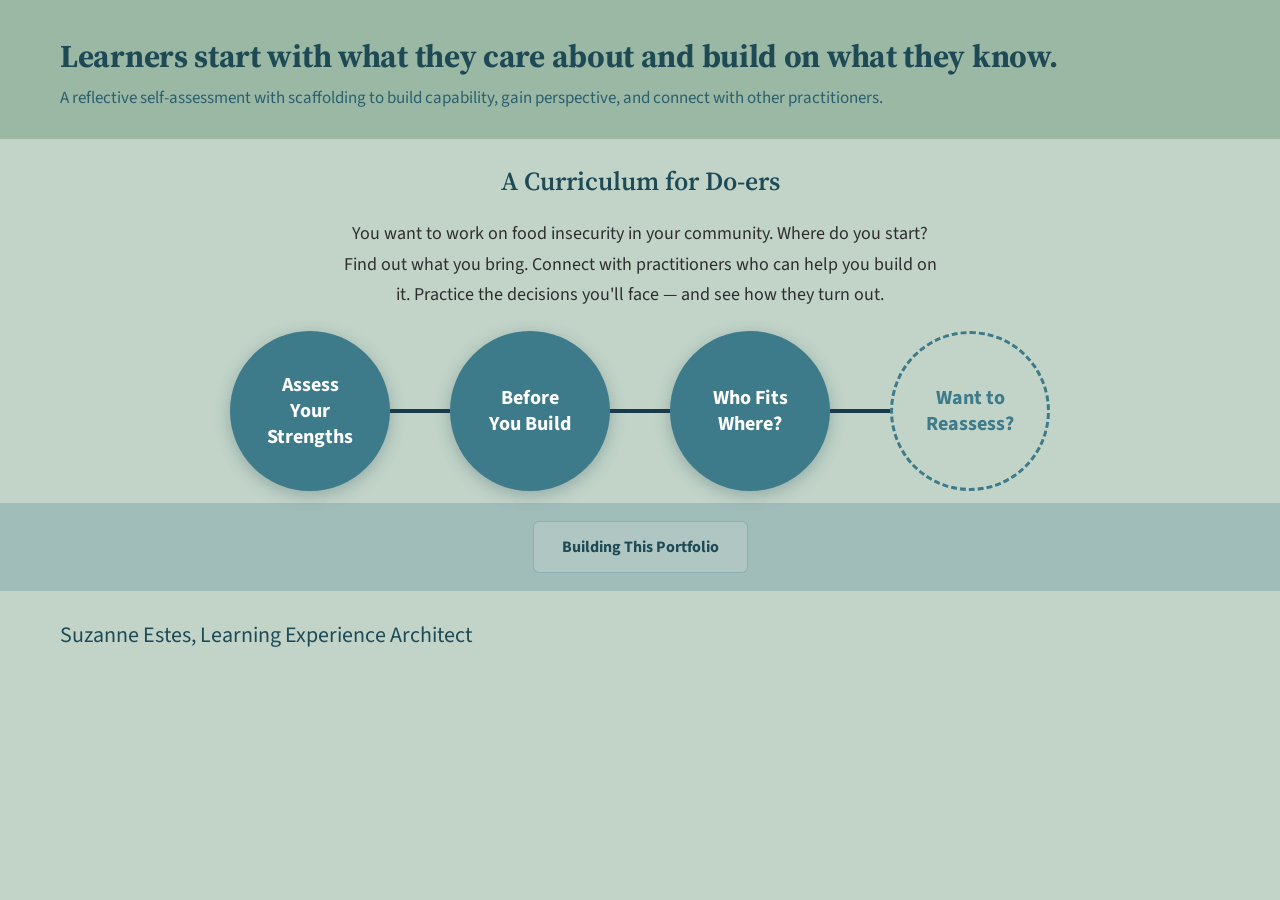
<file: index.html>
<!DOCTYPE html>
<html lang="en">
<head>
    <meta charset="UTF-8">
    <meta name="viewport" content="width=device-width, initial-scale=1.0">
    <title>Suzanne Estes | A Portfolio</title>
    <link href="https://fonts.googleapis.com/css2?family=Source+Sans+3:wght@300;400;600;700&family=Source+Serif+4:wght@400;600;700&display=swap" rel="stylesheet">
    <style>
        * { margin: 0; padding: 0; box-sizing: border-box; }

        :root {
            --sage: #9AB8A4;
            --sage-light: #B5CEBC;
            --sage-bg: #C2D4C8;
            --teal: #3D7A8A;
            --teal-dark: #2C5F6E;
            --teal-deep: #1E4A56;
            --navy-line: #1B3A4B;
            --bark: #2E2E2E;
            --warm-gray: #F0EDEA;
            --additional-bg: rgba(61, 122, 138, 0.25);
        }

        body {
            font-family: 'Source Sans 3', sans-serif;
            background: var(--sage-bg);
            color: var(--bark);
            min-height: 100vh;
        }

      /* ===== HERO BANNER ===== */
.hero-banner {
    background: var(--sage);
    padding: 36px 60px 28px;
    text-align: left;
}

.hero-banner h1 {
    font-family: 'Source Serif 4', serif;
    font-size: 32px;
    font-weight: 700;
    color: var(--teal-deep);
    line-height: 1.3;
    letter-spacing: -0.3px;
}

.hero-banner .subtitle {
    font-family: 'Source Sans 3', sans-serif;
    font-size: 17px;
    font-weight: 400;
    color: var(--teal-dark);
    margin-top: 8px;
    line-height: 1.5;
}

/* ===== EXAMPLE TITLE ===== */
.example-title {
    font-family: 'Source Serif 4', serif;
    font-size: 26px;
    font-weight: 600;
    color: var(--teal-deep);
    text-align: center;
    padding: 24px 60px 0;
}

/* ===== SCENARIO INTRO ===== */
.scenario {
    max-width: 720px;
    margin: 0 auto;
    padding: 20px 60px 8px;
    font-size: 18px;
    line-height: 1.7;
    color: var(--bark);
    text-align: center;
}

.scenario a {
    color: var(--teal);
    font-weight: 600;
    text-decoration: none;
}

.scenario a:hover {
    text-decoration: underline;
    color: var(--teal-dark);
}

        /* ===== JOURNEY ===== */
        .journey-section {
            background: var(--sage-bg);
            padding: 12px 60px 12px;
        }

        .journey-track {
            display: flex;
            align-items: center;
            justify-content: center;
            gap: 0;
            max-width: 800px;
            margin: 0 auto;
        }

        .journey-circle {
            width: 160px;
            height: 160px;
            border-radius: 50%;
            background: var(--teal);
            display: flex;
            align-items: center;
            justify-content: center;
            text-align: center;
            flex-shrink: 0;
            cursor: pointer;
            transition: background 0.3s, transform 0.2s;
            text-decoration: none;
            box-shadow: 0 4px 16px rgba(30, 74, 86, 0.3);
        }

        .journey-circle:hover {
            background: var(--teal-dark);
            transform: scale(1.06);
        }

        .journey-circle span {
            color: white;
            font-size: 20px;
            font-weight: 700;
            line-height: 1.3;
            padding: 10px;
        }
   .journey-circle {
    position: relative;
}
  .reassess-circle {
    background: transparent;
    border: 3px dashed var(--teal);
    box-shadow: none;
    cursor: default;
}

.reassess-circle span {
    color: var(--teal);
}

.reassess-circle:hover {
    background: transparent;
    transform: none;
}      
        .journey-line {
            width: 60px;
            height: 4px;
            background: var(--navy-line);
            flex-shrink: 0;
        }

        /* ===== DESCRIPTION ===== */
        .description {
            max-width: 860px;
            margin: 0 auto;
            padding: 6px 60px 6px;
            font-size: 17px;
            line-height: 1.7;
            color: var(--bark);
        }

        /* ===== DIVIDER WITH CONNECTOR ===== */
        .divider-connector {
            display: flex;
            flex-direction: column;
            align-items: center;
            padding: 16px 0 0;
        }

        .divider-line {
            width: 200px;
            height: 4px;
            background: var(--navy-line);
        }

        .divider-vert {
            width: 4px;
            height: 16px;
            background: var(--navy-line);
        }

        /* ===== ADDITIONAL WORK ===== */
        .additional-section {
            background: var(--additional-bg);
          padding: 18px 60px;
            display: flex;
            align-items: center;
            justify-content: center;
            gap: 24px;
            flex-wrap: wrap;
        }

        .additional-label {
            font-size: 16px;
            font-weight: 600;
            color: var(--teal-deep);
        }

        .additional-item {
            background: rgba(255,255,255,0.15);
            border: 1px solid rgba(61, 122, 138, 0.3);
            border-radius: 6px;
            padding: 14px 28px;
            font-size: 16px;
            font-weight: 700;
            color: var(--teal-deep);
            text-align: center;
            cursor: pointer;
            text-decoration: none;
            transition: background 0.2s, transform 0.2s;
            min-width: 200px;
            line-height: 1.4;
        }

        .additional-item:hover {
            background: rgba(255,255,255,0.3);
            transform: translateY(-2px);
        }

        /* ===== FOOTER ===== */
        .footer {
            background: var(--sage-bg);
            padding: 28px 60px 40px;
        }

        .footer p {
            font-size: 22px;
            font-weight: 400;
            color: var(--teal-deep);
        }

        /* ===== MODAL ===== */
        .modal-overlay {
            display: none;
            position: fixed;
            top: 0;
            left: 0;
            right: 0;
            bottom: 0;
            background: rgba(0,0,0,0.5);
            z-index: 100;
            justify-content: center;
            align-items: center;
        }

        .modal-overlay.active {
            display: flex;
        }

        .modal {
            background: var(--warm-gray);
            border-radius: 10px;
            padding: 40px 48px;
            max-width: 680px;
            width: 90%;
            max-height: 85vh;
            overflow-y: auto;
            position: relative;
            box-shadow: 0 20px 60px rgba(0,0,0,0.3);
        }

        .modal h2 {
            font-family: 'Source Serif 4', serif;
            font-size: 26px;
            color: var(--teal-deep);
            margin-bottom: 20px;
        }

        .modal h3 {
            font-size: 17px;
            font-weight: 600;
            color: var(--teal);
            margin: 20px 0 8px;
        }

        .modal p, .modal li {
            font-size: 15px;
            line-height: 1.7;
            color: var(--bark);
            margin-bottom: 10px;
        }

        .modal ul {
            margin: 8px 0 12px 20px;
        }

        .modal li {
            margin-bottom: 6px;
        }

        .modal .close-btn {
            position: absolute;
            top: 16px;
            right: 20px;
            background: none;
            border: none;
            font-size: 28px;
            color: var(--teal);
            cursor: pointer;
            line-height: 1;
        }

        .modal .close-btn:hover {
            color: var(--teal-deep);
        }

        .modal .prompt-block {
            background: #E8EEED;
            border-left: 4px solid var(--teal);
            padding: 16px 20px;
            font-size: 14px;
            line-height: 1.6;
            color: var(--bark);
            margin: 12px 0;
            border-radius: 0 6px 6px 0;
        }

        .modal .prompt-block .label {
            font-weight: 700;
            font-size: 12px;
            text-transform: uppercase;
            letter-spacing: 0.5px;
            color: var(--teal);
            margin-bottom: 6px;
        }

        .modal .credit-line {
            margin-top: 24px;
            padding-top: 16px;
            border-top: 1px solid #D0CECA;
            font-size: 14px;
            color: #6B6560;
            line-height: 1.6;
        }
  .modal .callout {
            font-family: 'Source Serif 4', serif;
            font-size: 20px;
            font-weight: 600;
            color: var(--teal-deep);
            text-align: center;
            padding: 20px 16px;
            line-height: 1.5;
        }
        /* ===== RESPONSIVE ===== */
     
        @media (max-width: 1024px) {
          
            .hero-banner { padding: 28px 24px 20px; }
            .hero-banner h1 { font-size: 26px; }
            .example-title { font-size: 22px; padding: 20px 24px 0; }
            .scenario { padding: 16px 24px 8px; font-size: 16px; }
            .journey-section { padding: 30px 24px; }
            .journey-circle { width: 120px; height: 120px; }
            .journey-circle span { font-size: 16px; }
         
            .journey-line { width: 30px; }
            .description { padding: 16px 24px; font-size: 16px; }
            .additional-section { padding: 14px 24px; gap: 12px; }
            .additional-item { min-width: 160px; padding: 12px 20px; font-size: 14px; }
            .footer { padding: 20px 24px; }
            .modal { padding: 28px 24px; }
        }

   @media (max-width: 480px) {
    .hero-banner h1 { font-size: 22px; }
    .scenario { font-size: 15px; }
    .journey-track { 
        flex-direction: column; 
        align-items: center;
    }
    .journey-line { width: 4px; height: 16px; }
    .additional-section { flex-direction: column; }
    .journey-circle {
        width: 100px;
        height: 100px;
    }
    .journey-circle span { font-size: 14px; }
   
}
    </style>
</head>
<body>

   <!-- HERO BANNER -->
<header class="hero-banner">
    <h1>Learners start with what they care about and build on what they know.</h1>
    <p class="subtitle">A reflective self-assessment with scaffolding to build capability, gain perspective, and connect with other practitioners.</p>
</header>

<!-- EXAMPLE TITLE -->
<div class="example-title">A Curriculum for Do-ers</div>

<!-- SCENARIO INTRO -->
<div class="scenario">
    You want to work on food insecurity in your community. Where do you start? Find out what you bring. Connect with practitioners who can help you build on it. Practice the decisions you'll face — and see how they turn out. 
</div>
    
    <!-- JOURNEY -->
    <nav class="journey-section" aria-label="Portfolio projects">
        <div class="journey-track">
           <a href="community-capability-assessment.html" target="_blank" class="journey-circle">
    <span>Assess<br>Your<br>Strengths</span>
</a>
<div class="journey-line"></div>
<a href="Before_You_Build_Course_Design_Document.pdf" target="_blank" class="journey-circle">
    <span>Before<br>You Build</span>
</a>
<div class="journey-line"></div>
<a href="Who-Fits-Where/story.html" target="_blank" class="journey-circle">
    <span>Who Fits<br>Where?</span>
</a>
<div class="journey-line"></div>
<div class="journey-circle reassess-circle">
<span>Want to<br>Reassess?</span>
</div>
        </div>
    </nav>

    <main>

    <!-- ADDITIONAL WORK -->
    <div class="additional-section">
        <a href="#" class="additional-item" onclick="openModal('credits'); return false;">Building This Portfolio</a>
    </div>
    </main>

    <!-- FOOTER -->
    <footer class="footer">
        <p>Suzanne Estes, Learning Experience Architect</p>
    </footer>

    <!-- CREDITS MODAL -->
    <div class="modal-overlay" id="credits-modal" onclick="if(event.target===this)closeModal('credits')">
        <div class="modal">
            <button class="close-btn" onclick="closeModal('credits')">&times;</button>
            <h2>About this portfolio</h2>

            <h3>What you're looking at</h3>
            <p>A program with three connected courses:</p>
            <ul>
                <li><strong>Assess Your Strengths:</strong> An interactive self-assessment I built with AI coding partner Claude using HTML, CSS, and JavaScript. Community members rate themselves across six dimensions, indicate their preferences, and receive role recommendations. The output includes a team dashboard and an exportable development plan populated by the learner.</li>
                <li><strong>Before You Build:</strong> A course design document I built for a five-session virtual ILT program. It demonstrates curriculum architecture, learning objective development, activity design, and a structured practitioner engagement model.</li>
                <li><strong>Who Fits Where?</strong> A branching eLearning scenario I built in Articulate Storyline using ElevenLabs cloned voiceover. Individuals and group leaders practice deciding what role assignments work based on strengths and preferences with consequence-based feedback. No right answers, just tradeoffs that build judgment. Segment 1 is fully built; reference to segments 2 and 3 indicate what's next.</li>
            </ul>
  
         <p class="callout">Programs that ignore existing expertise produce teams that duplicate effort.</p>
         <p class="credit-line">Designed and developed by Suzanne Estes, Learning Experience Architect. Assessment and scenario prototyped with Claude AI as a design partner. Course plan, visual design, Storyline development, and all instructional decisions by Suzanne.</p>
        </div>
    </div>

    <script>
        function openModal(id) {
            document.getElementById(id + '-modal').classList.add('active');
            document.body.style.overflow = 'hidden';
        }
        function closeModal(id) {
            document.getElementById(id + '-modal').classList.remove('active');
            document.body.style.overflow = '';
        }
        document.addEventListener('keydown', function(e) {
            if (e.key === 'Escape') {
                document.querySelectorAll('.modal-overlay.active').forEach(function(m) {
                    m.classList.remove('active');
                });
                document.body.style.overflow = '';
            }
        });
    </script>
</body>
</html>
</file>
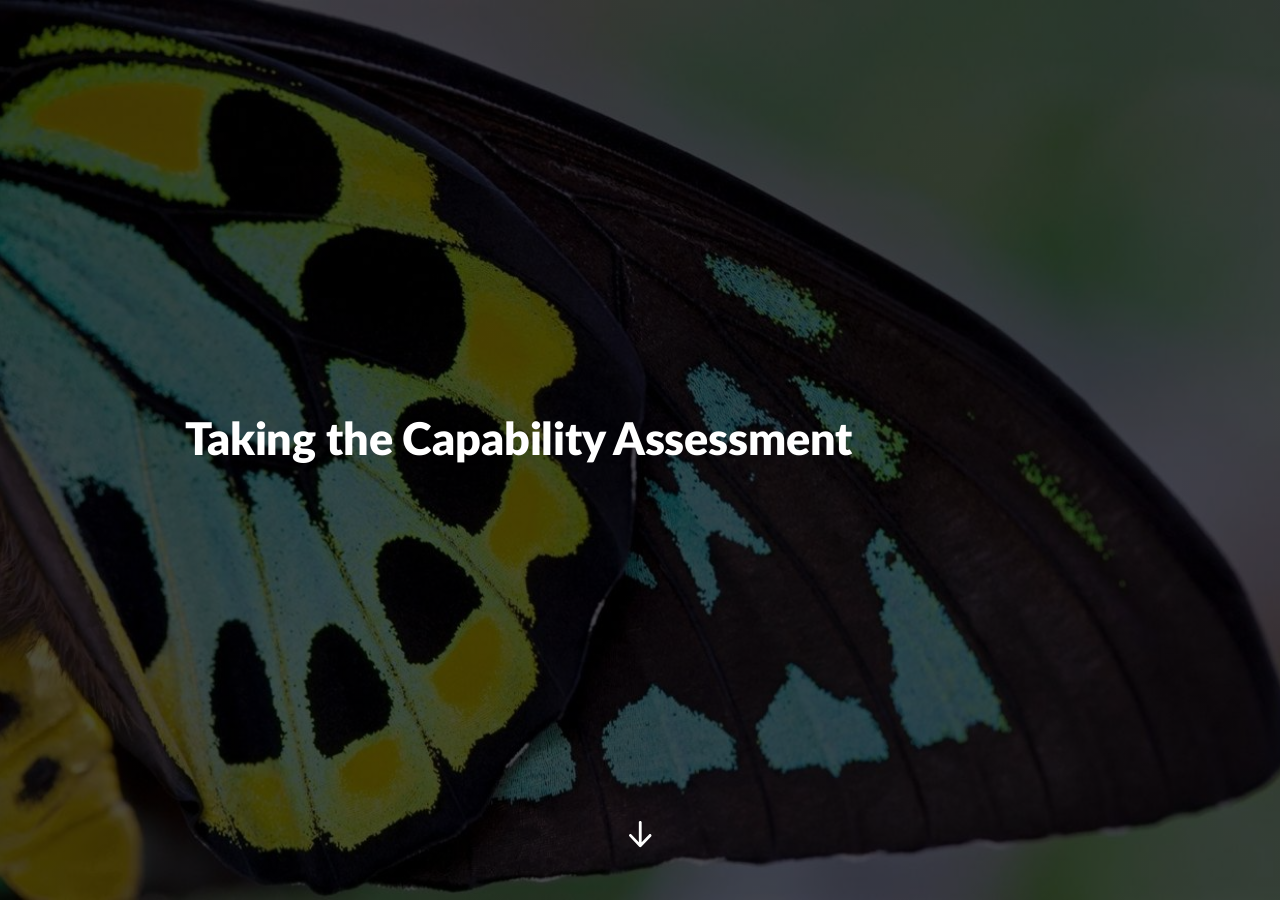
<file: Rise-tour/index.html>
<!doctype html>
<!-- 
course package version: OTYaSh7T
rise_frontend sha: 56e47e24901d1947063cbbe160690ae5e9a14112
learn_distribution_frontend sha: ca41bfdf94699041a75c778c86c62172a287a10e
mondrian sha: dcf40214484008bc5a67d21a41078536aad762f4
sandbox sha: 42753f3391b109fa3788c525c22880445ab48325
 -->
<html lang="en">
  <head>
    <meta charset="utf-8">
    <meta name="viewport" content="width=device-width,initial-scale=1">
    <title>Taking the Capability Assessment</title>
    
    <script type="application/json" id="__CONFIG__">
      {"remoteManifest":{"learn_distribution_frontend":{".js":["learn_dist/entry.js"]},"mondrian":{".js":["mondrian/entry.js"]}},"assetTargetPrefixes":{"media":"assets","font":"lib/fonts"}}
    </script>
    
    <script src="lib/dist/b0929565.js"></script>
  </head>
  <body>
    <div id="app"></div>
    
      <script src="lib/rise/ca8b687b.js"></script>
    
  </body>
</html>
</file>
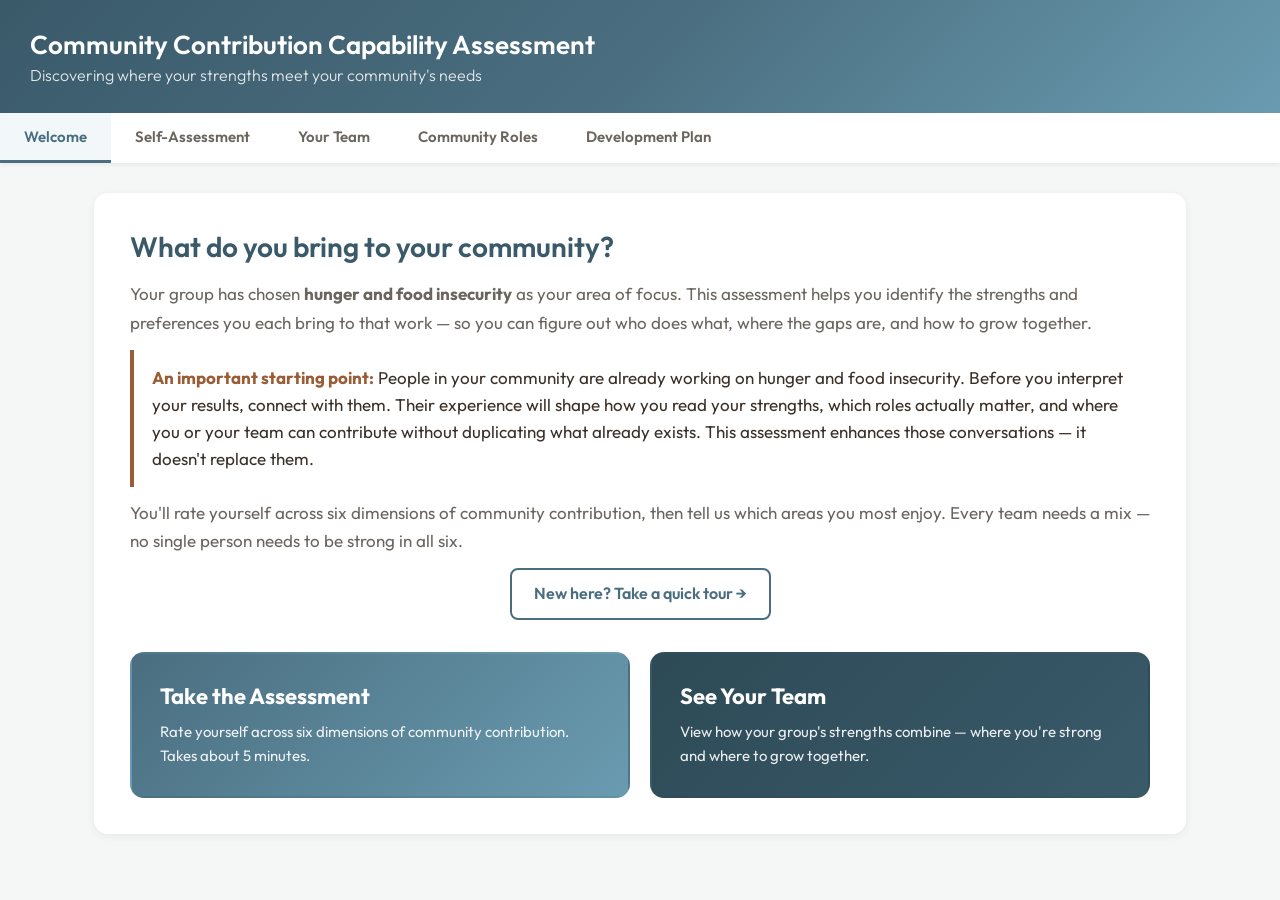
<file: community-capability-assessment.html>
<!DOCTYPE html>
<html lang="en">
<head>
    <meta charset="UTF-8">
    <meta name="viewport" content="width=device-width, initial-scale=1.0">
    <title>Community Contribution Capability Assessment</title>
    <style>
        * { margin: 0; padding: 0; box-sizing: border-box; }
        body { 
            font-family: 'Outfit', -apple-system, BlinkMacSystemFont, 'Segoe UI', Arial, sans-serif; 
            background-color: #f4f7f6;
            color: #2d3a36;
        }
        
        /* Teal color system */
        :root {
            --teal: #4A6E80;
            --teal-dark: #3A5A6A;
            --teal-light: #6A9BB0;
            --teal-bg: #E8F0F3;
            --teal-bg-light: #F2F7F9;
            --teal-accent: #2D4A56;
            --warm: #9A5C35;
            --warm-light: #F5EDE6;
            --fern: #4A6B4E;
            --fern-light: #E8F0EB;
            --bark: #3B3028;
            --sand: #D9D0C3;
            --parchment: #FAF7F2;
            --slate: #6B6560;
        }
        
        .header {
            background: linear-gradient(135deg, var(--teal-dark) 0%, var(--teal) 50%, var(--teal-light) 100%);
            color: white;
            padding: 28px 30px;
            box-shadow: 0 2px 12px rgba(74,110,128,0.2);
        }
        
        .header h1 { font-size: 26px; margin-bottom: 4px; font-weight: 600; }
        .header p { font-size: 16px; opacity: 0.85; font-weight: 300; }
        
        .main-nav {
            background-color: white;
            box-shadow: 0 2px 4px rgba(0,0,0,0.06);
            display: flex;
            overflow-x: auto;
        }
        
        .nav-btn {
            padding: 14px 24px;
            border: none;
            background: none;
            cursor: pointer;
            font-weight: 600;
            font-size: 15px;
            color: var(--slate);
            border-bottom: 3px solid transparent;
            white-space: nowrap;
            transition: all 0.2s;
            font-family: inherit;
        }
        
        .nav-btn:hover { background-color: var(--teal-bg-light); color: var(--teal-dark); }
        .nav-btn.active { color: var(--teal); border-bottom-color: var(--teal); background-color: var(--teal-bg-light); }
        
        .container { max-width: 1140px; margin: 0 auto; padding: 30px 24px; }
        .section { display: none; }
        .section.active { display: block; }
        
        /* Cards */
        .card {
            background: white;
            padding: 36px;
            border-radius: 14px;
            box-shadow: 0 2px 8px rgba(0,0,0,0.06);
            margin-bottom: 20px;
        }
        
        .card h2 {
            color: var(--teal-dark);
            margin-bottom: 16px;
            font-size: 28px;
            font-weight: 600;
        }
        
        .card p { color: var(--slate); line-height: 1.7; font-size: 17px; text-align: left; }
        
        /* Welcome / entry cards */
        .role-cards {
            display: grid;
            grid-template-columns: repeat(auto-fit, minmax(280px, 1fr));
            gap: 20px;
            margin-top: 32px;
        }
        
        .role-card {
            background: linear-gradient(135deg, var(--teal) 0%, var(--teal-light) 100%);
            color: white;
            padding: 28px;
            border-radius: 14px;
            cursor: pointer;
            transition: all 0.25s;
            border: 2px solid transparent;
        }
        
        .role-card:hover { transform: translateY(-4px); box-shadow: 0 8px 24px rgba(74,110,128,0.25); }
        .role-card h3 { color: white; font-size: 22px; margin-bottom: 10px; }
        .role-card p { opacity: 0.9; font-size: 15px; line-height: 1.6; color: white; }
        
        /* Form elements */
        .form-group { margin-bottom: 18px; }
        .form-group label {
            display: block;
            font-weight: 600;
            margin-bottom: 6px;
            color: var(--teal-dark);
            font-size: 16px;
        }
        
        .form-group input, .form-group select, .form-group textarea {
            width: 100%;
            padding: 12px 16px;
            border: 2px solid #dde4e2;
            border-radius: 8px;
            font-size: 16px;
            font-family: inherit;
            transition: border-color 0.2s;
        }
        
        .form-group input:focus, .form-group select:focus, .form-group textarea:focus {
            outline: none;
            border-color: var(--teal);
            box-shadow: 0 0 0 3px rgba(74,110,128,0.1);
        }
        
        .form-group textarea { resize: vertical; min-height: 100px; line-height: 1.6; }
        
        /* Buttons */
        .btn {
            padding: 13px 26px;
            border: none;
            border-radius: 8px;
            font-weight: 600;
            font-size: 16px;
            cursor: pointer;
            transition: all 0.2s;
            font-family: inherit;
        }
        
        .btn-primary { background: var(--teal); color: white; }
        .btn-primary:hover { background: var(--teal-dark); }
        .btn-primary:disabled { background: #b8c9cf; cursor: not-allowed; }
        
        .btn-secondary { background: var(--teal-bg); color: var(--teal-dark); }
        .btn-secondary:hover { background: #d4e3e8; }
        
        .btn-warm { background: var(--warm); color: white; }
        .btn-warm:hover { background: #a8653a; }
        
        .btn-outline { background: white; color: var(--teal); border: 2px solid var(--teal); padding: 10px 22px; }
        .btn-outline:hover { background: var(--teal-bg-light); }
        
        /* Progress bar */
        .progress-container {
            background: var(--teal-bg);
            border-radius: 8px;
            padding: 16px 20px;
            margin-bottom: 24px;
        }
        
        .progress-text { font-size: 15px; color: var(--teal-dark); margin-bottom: 8px; font-weight: 500; }
        .progress-track { background: #d4e3e8; border-radius: 4px; height: 6px; overflow: hidden; }
        .progress-fill { background: var(--teal); height: 100%; border-radius: 4px; transition: width 0.3s ease; }
        
        /* Rating options */
        .rating-option {
            display: flex;
            align-items: flex-start;
            margin: 12px 0;
            padding: 16px;
            background-color: white;
            border-radius: 10px;
            border: 2px solid #e8edeb;
            cursor: pointer;
            transition: all 0.2s;
        }
        
        .rating-option:hover { border-color: var(--teal-light); background-color: var(--teal-bg-light); }
        .rating-option.selected { border-color: var(--teal); background-color: var(--teal-bg); }
        
        .rating-option input[type="radio"] {
            margin-right: 14px;
            margin-top: 3px;
            width: 18px;
            height: 18px;
            accent-color: var(--teal);
            cursor: pointer;
        }
        
        .rating-option .level-badge {
            display: inline-block;
            font-weight: 700;
            color: var(--teal);
            margin-bottom: 4px;
            font-size: 15px;
        }
        
        .rating-option .level-text { color: var(--slate); font-size: 16px; line-height: 1.6; }
        
        /* Navigation buttons */
        .nav-buttons {
            display: flex;
            justify-content: space-between;
            align-items: center;
            margin-top: 20px;
            padding-top: 16px;
            border-top: 1px solid #e8edeb;
        }
        
        /* Results */
        .results-table { width: 100%; border-collapse: collapse; margin: 16px 0; }
        .results-table th {
            text-align: left;
            padding: 12px 16px;
            background: var(--teal);
            color: white;
            font-size: 15px;
            font-weight: 600;
        }
        .results-table th:first-child { border-radius: 8px 0 0 0; }
        .results-table th:last-child { border-radius: 0 8px 0 0; }
        .results-table td { padding: 12px 16px; border-bottom: 1px solid #e8edeb; font-size: 16px; }
        .results-table tr:hover { background-color: var(--teal-bg-light); }
        
        /* Level bars for team view */
        .level-bar-container {
            display: flex;
            align-items: center;
            gap: 8px;
        }
        .level-bar {
            height: 24px;
            border-radius: 4px;
            transition: width 0.5s ease;
            display: flex;
            align-items: center;
            justify-content: center;
            font-size: 12px;
            font-weight: 700;
            color: white;
            min-width: 28px;
        }
        
        /* Team grid */
        .team-grid {
            display: grid;
            grid-template-columns: repeat(auto-fill, minmax(300px, 1fr));
            gap: 16px;
            margin-top: 20px;
        }
        
        .member-card {
            background: white;
            border-radius: 12px;
            padding: 20px;
            border: 1px solid #e8edeb;
            transition: all 0.2s;
            cursor: pointer;
        }
        
        .member-card:hover { border-color: var(--teal); box-shadow: 0 4px 16px rgba(74,110,128,0.12); }
        .member-card.selected { border-color: var(--teal); box-shadow: 0 0 0 3px rgba(74,110,128,0.15); }
        
        .member-name { font-weight: 600; font-size: 18px; color: var(--bark); margin-bottom: 4px; }
        .member-group { font-size: 14px; color: var(--slate); margin-bottom: 12px; }
        
        .mini-bars { display: flex; flex-direction: column; gap: 4px; }
        .mini-bar-row { display: flex; align-items: center; gap: 8px; }
        .mini-bar-label { font-size: 13px; color: var(--slate); width: 90px; text-overflow: ellipsis; overflow: hidden; white-space: nowrap; }
        .mini-bar {
            flex: 1;
            height: 8px;
            background: #e8edeb;
            border-radius: 4px;
            overflow: hidden;
        }
        .mini-bar-fill {
            height: 100%;
            border-radius: 4px;
            transition: width 0.5s;
        }
        .card-scale-ruler {
            display: flex;
            align-items: flex-start;
            margin-top: 10px;
            padding-top: 6px;
        }
        .card-scale-spacer {
            width: 90px;
            flex-shrink: 0;
            padding-right: 8px;
        }
        .card-scale-track {
            flex: 1;
            position: relative;
            height: 20px;
        }
        .card-scale-mark {
            position: absolute;
            transform: translateX(-50%);
            text-align: center;
            font-size: 11px;
            font-weight: 600;
            color: #7a726a;
            display: flex;
            flex-direction: column;
            align-items: center;
        }
        .card-scale-tick {
            width: 1px;
            height: 6px;
            background: #d5cfc8;
            margin-bottom: 2px;
        }
        .card-prefs {
            font-size: 13px;
            font-weight: 500;
            color: var(--warm);
            margin-top: 10px;
        }
        
        /* Team summary chart */
        .summary-grid {
            display: grid;
            grid-template-columns: repeat(6, 1fr);
            gap: 12px;
            margin: 24px 0;
        }
        
        .summary-item {
            text-align: center;
            padding: 16px 8px;
            background: var(--teal-bg-light);
            border-radius: 10px;
        }
        
        .summary-item .summary-value {
            font-size: 28px;
            font-weight: 700;
            color: var(--teal);
            margin-bottom: 4px;
        }
        
        .summary-item .summary-label {
            font-size: 13px;
            color: var(--slate);
            line-height: 1.3;
        }
        
        /* Development plan */
        .dev-plan-section {
            background: var(--teal-bg-light);
            border: 2px solid var(--teal-bg);
            border-radius: 14px;
            padding: 32px;
            margin-top: 24px;
        }
        
        .dev-plan-section h3 {
            color: var(--teal-dark);
            margin-bottom: 20px;
            font-size: 22px;
        }
        
        .dev-plan-prompt {
            margin-bottom: 20px;
        }
        
        .dev-plan-prompt label {
            display: block;
            font-weight: 600;
            color: var(--teal-dark);
            margin-bottom: 8px;
            font-size: 16px;
        }
        
        .dev-plan-prompt textarea,
        .dev-plan-prompt input[type="text"] {
            width: 100%;
            padding: 12px 16px;
            border: 2px solid #dde4e2;
            border-radius: 8px;
            font-size: 16px;
            font-family: inherit;
            transition: border-color 0.2s;
            box-sizing: border-box;
        }
        
        .dev-plan-prompt textarea:focus,
        .dev-plan-prompt input[type="text"]:focus {
            outline: none;
            border-color: var(--teal);
            box-shadow: 0 0 0 3px rgba(74,110,128,0.1);
        }
        
        .dev-plan-prompt textarea {
            resize: vertical;
            min-height: 100px;
            line-height: 1.6;
        }
        
        .dev-plan-prompt .prompt-hint {
            font-size: 15px;
            color: var(--slate);
            font-style: italic;
            margin-bottom: 8px;
        }
        
        .ask-teammate-box {
            background: white;
            border: 2px dashed var(--teal-light);
            border-radius: 12px;
            padding: 28px;
            margin-top: 20px;
        }
        
        .ask-teammate-box textarea {
            min-height: 100px;
        }
        
        .ask-teammate-box h4 {
            color: var(--teal);
            margin-bottom: 8px;
            font-size: 18px;
        }
        
        .ask-teammate-box p {
            font-size: 16px;
            color: var(--slate);
            margin-bottom: 12px;
            line-height: 1.6;
        }
        
        /* Export buttons */
        .export-bar {
            display: flex;
            gap: 12px;
            margin-top: 24px;
            padding-top: 20px;
            border-top: 2px solid var(--teal-bg);
        }
        
        /* Utility */
        .text-center { text-align: center; }
        .mt-12 { margin-top: 12px; }
        .mt-20 { margin-top: 20px; }
        .mt-32 { margin-top: 32px; }
        .mb-8 { margin-bottom: 8px; }
        .flex-gap { display: flex; gap: 12px; flex-wrap: wrap; }
        
        .badge {
            display: inline-block;
            padding: 4px 12px;
            border-radius: 12px;
            font-size: 13px;
            font-weight: 600;
        }
        .badge-teal { background: var(--teal-bg); color: var(--teal-dark); }
        .badge-warm { background: var(--warm-light); color: var(--warm); }
        .badge-fern { background: var(--fern-light); color: var(--fern); }
        
        .home-link {
            display: inline-flex;
            align-items: center;
            gap: 6px;
            color: var(--teal);
            text-decoration: none;
            font-size: 13px;
            font-weight: 500;
            margin-bottom: 20px;
            transition: color 0.2s;
        }
        .home-link:hover { color: var(--teal-dark); }
        
        /* Role recommendation cards */
        .role-rec-grid {
            display: grid;
            grid-template-columns: repeat(auto-fill, minmax(320px, 1fr));
            gap: 16px;
            margin-top: 20px;
        }
        .role-rec-card {
            background: white;
            border-radius: 12px;
            padding: 24px;
            border: 2px solid #e8edeb;
            transition: all 0.2s;
        }
        .role-rec-card.current-fit { border-color: var(--fern); }
        .role-rec-card.aspirational { border-color: var(--warm); border-style: dashed; }
        .role-rec-card .role-rec-title {
            font-weight: 700;
            font-size: 18px;
            color: var(--bark);
            margin-bottom: 4px;
        }
        .role-rec-card .role-rec-match {
            font-size: 13px;
            font-weight: 600;
            margin-bottom: 10px;
        }
        .role-rec-card .role-rec-match.strong { color: var(--fern); }
        .role-rec-card .role-rec-match.grow { color: var(--warm); }
        .role-rec-card .role-rec-why {
            font-size: 15px;
            color: var(--slate);
            line-height: 1.6;
            margin-bottom: 12px;
        }
        .role-rec-card .role-rec-dims {
            display: flex;
            gap: 6px;
            flex-wrap: wrap;
        }
        .role-rec-card .dim-pill {
            font-size: 11px;
            padding: 3px 10px;
            border-radius: 10px;
            font-weight: 600;
        }
        .dim-pill.strong { background: var(--fern-light); color: var(--fern); }
        .dim-pill.neutral { background: var(--teal-bg); color: var(--teal); }
        .dim-pill.gap { background: var(--warm-light); color: var(--warm); }
        
        /* Roles catalog */
        .roles-catalog {
            display: grid;
            grid-template-columns: repeat(auto-fill, minmax(340px, 1fr));
            gap: 16px;
            margin-top: 20px;
        }
        .catalog-card {
            background: white;
            border-radius: 12px;
            padding: 24px;
            border: 1px solid #e8edeb;
            transition: all 0.2s;
        }
        .catalog-card:hover { border-color: var(--teal); box-shadow: 0 4px 16px rgba(74,110,128,0.1); }
        .catalog-card h4 { font-size: 18px; color: var(--bark); margin-bottom: 6px; }
        .catalog-card .catalog-why { font-size: 15px; color: var(--slate); line-height: 1.6; margin-bottom: 12px; }
        .catalog-card .catalog-needs { font-size: 13px; color: var(--teal-dark); font-weight: 500; }
        .catalog-card .catalog-dims { display: flex; gap: 6px; flex-wrap: wrap; margin-top: 10px; }
        .catalog-card .cdim {
            font-size: 11px; padding: 3px 10px; border-radius: 10px; font-weight: 600;
        }
        .cdim-primary { background: var(--teal-bg); color: var(--teal-dark); }
        .cdim-secondary { background: #f0f0ee; color: var(--slate); }
        
        /* Before You Build CTA */
        .byb-cta {
            background: linear-gradient(135deg, var(--fern) 0%, #4a8a5e 100%);
            color: white;
            border-radius: 14px;
            padding: 32px;
            margin-top: 32px;
        }
        .byb-cta h3 { font-size: 22px; margin-bottom: 8px; color: white; }
        .byb-cta p { font-size: 16px; opacity: 0.92; line-height: 1.6; color: white; }
        .byb-cta .btn { margin-top: 16px; background: white; color: var(--fern); font-weight: 700; }
        .byb-cta .btn:hover { background: var(--fern-light); }
        
        /* Preference checkboxes */
        .pref-option {
            display: flex;
            align-items: center;
            padding: 14px 18px;
            background: white;
            border: 2px solid #e8edeb;
            border-radius: 10px;
            cursor: pointer;
            transition: all 0.2s;
        }
        .pref-option:hover { border-color: var(--teal-light); background: var(--teal-bg-light); }
        .pref-option.checked { border-color: var(--teal); background: var(--teal-bg); }
        .pref-option input[type="checkbox"] {
            width: 20px; height: 20px; margin-right: 14px; accent-color: var(--teal); cursor: pointer;
        }
        .pref-option .pref-label { font-weight: 600; font-size: 16px; color: var(--bark); }
        .pref-option .pref-desc { font-size: 14px; color: var(--slate); margin-top: 2px; }
        .pref-badge {
            display: inline-block; padding: 3px 10px; border-radius: 10px;
            font-size: 11px; font-weight: 600; background: #FDF0E6; color: #9A5C35;
        }
    </style>
    <link href="https://fonts.googleapis.com/css2?family=Outfit:wght@300;400;500;600;700&display=swap" rel="stylesheet">
</head>
<body>

<div class="header">
    <h1>Community Contribution Capability Assessment</h1>
    <p>Discovering where your strengths meet your community's needs</p>
</div>

<nav class="main-nav">
    <button class="nav-btn active" onclick="showSection('welcome')">Welcome</button>
    <button class="nav-btn" onclick="showSection('self-assessment')">Self-Assessment</button>
    <button class="nav-btn" onclick="showSection('team-view')">Your Team</button>
    <button class="nav-btn" onclick="showSection('roles')">Community Roles</button>
    <button class="nav-btn" onclick="showSection('dev-plan')">Development Plan</button>
</nav>

<div class="container">

    <!-- WELCOME -->
    <div id="section-welcome" class="section active">
        <div class="card">
            <h2>What do you bring to your community?</h2>
            <p>Your group has chosen <strong>hunger and food insecurity</strong> as your area of focus. This assessment helps you identify the strengths and preferences you each bring to that work — so you can figure out who does what, where the gaps are, and how to grow together.</p>
            <p class="mt-12" style="background:white; border-left:4px solid var(--warm); padding:14px 18px; border-radius:0 8px 8px 0; color:var(--bark); line-height:1.6;"><strong style="color:var(--warm);">An important starting point:</strong> People in your community are already working on hunger and food insecurity. Before you interpret your results, connect with them. Their experience will shape how you read your strengths, which roles actually matter, and where you or your team can contribute without duplicating what already exists. This assessment enhances those conversations — it doesn't replace them.</p>
            <p class="mt-12">You'll rate yourself across six dimensions of community contribution, then tell us which areas you most enjoy. Every team needs a mix — no single person needs to be strong in all six.</p>

            <p class="mt-12" style="text-align:center;">
    <a href="Rise-tour/index.html" target="_blank" class="btn btn-outline" style="text-decoration:none; display:inline-block;">New here? Take a quick tour →</a>
</p>
            <div class="role-cards">
                <div class="role-card" tabindex="0" role="button" onclick="showSection('self-assessment')" onkeydown="if(event.key==='Enter'||event.key===' '){event.preventDefault();showSection('self-assessment')}">
                    <h3>Take the Assessment</h3>
                    <p>Rate yourself across six dimensions of community contribution. Takes about 5 minutes.</p>
                </div>
                <div class="role-card" tabindex="0" role="button" onclick="showSection('team-view')" onkeydown="if(event.key==='Enter'||event.key===' '){event.preventDefault();showSection('team-view')}" style="background: linear-gradient(135deg, var(--teal-accent) 0%, var(--teal-dark) 100%);">
                    <h3>See Your Team</h3>
                    <p>View how your group's strengths combine — where you're strong and where to grow together.</p>
                </div>
            </div>
        </div>
    </div>

    <!-- SELF-ASSESSMENT -->
    <div id="section-self-assessment" class="section">
        
        <!-- Intro -->
        <div id="sa-intro" class="card">
            <h2>Self-Assessment</h2>
            <p>For each of six dimensions, you'll read five levels and choose the one that sounds most like you right now. After that, you'll pick the areas you most enjoy or prefer — because where you're strong and where you're drawn aren't always the same thing, and both matter for finding the right role.</p>
            
            <div style="max-width: 400px; margin: 24px auto 0;">
                <div class="form-group">
                    <label for="sa-name">Your Name</label>
                    <input type="text" id="sa-name" placeholder="Enter your name">
                </div>
                <div class="form-group">
                    <label for="sa-group">Your Neighborhood Group</label>
                    <select id="sa-group">
                        <option value="">-- Select your group --</option>
                        <option value="Riverside">Riverside</option>
                        <option value="Hilltop">Hilltop</option>
                        <option value="Downtown">Downtown</option>
                        <option value="Eastside">Eastside</option>
                        <option value="New">I'm new — not in a group yet</option>
                    </select>
                </div>
                <button class="btn btn-primary" onclick="startSelfAssessment()" style="width:100%; margin-top: 8px;">Begin Assessment →</button>
            </div>
        </div>
        
        <!-- Assessment form -->
        <div id="sa-form" style="display:none;">
            <div class="progress-container">
                <div class="progress-text" id="sa-progress-text">Question 1 of 6</div>
                <div class="progress-track"><div class="progress-fill" id="sa-progress-bar" style="width:0%"></div></div>
            </div>
            
            <div class="card">
                <div id="sa-capability-container"></div>
                <div class="nav-buttons">
                    <button class="btn btn-secondary" id="sa-prev-btn" onclick="prevCapability()" disabled>← Previous</button>
                    <button class="btn btn-primary" id="sa-next-btn" onclick="nextCapability()" disabled>Next →</button>
                </div>
            </div>
        </div>
        
        <!-- Preference selection -->
        <div id="sa-preferences" style="display:none;">
            <div class="card">
                <h2>What do you prefer?</h2>
                <p>You've rated your strengths. Now tell us which areas you most <em>enjoy</em> or are drawn to — even if they're not your strongest. When you're strong in many areas, preferences help us recommend the roles where you'll be most energized.</p>
                <p class="mt-12" style="font-size:15px; font-weight:600; color:var(--teal-dark);">Check up to three:</p>
                
                <div id="sa-pref-checkboxes" class="mt-20" style="display:grid; gap:12px;"></div>
                
                <div class="nav-buttons mt-20">
                    <button class="btn btn-secondary" onclick="backToLastRating()">← Back</button>
                    <button class="btn btn-primary" onclick="completeWithPreferences()">See My Results →</button>
                </div>
            </div>
        </div>
        
        <!-- Results -->
        <div id="sa-results" style="display:none;">
            <div class="card">
                <h2>Your Results</h2>
                <p>Here's where you placed yourself across the six dimensions. Remember — this is a starting point for understanding what you bring, not a score to maximize.</p>
                
                <table class="results-table mt-20">
                    <thead>
                        <tr>
                            <th>Dimension</th>
                            <th style="text-align:center;">Level</th>
                            <th style="text-align:center;">Stage</th>
                        </tr>
                    </thead>
                    <tbody id="sa-results-tbody"></tbody>
                </table>
                
                <div class="mt-32" id="sa-role-recommendations"></div>
                
                <div class="mt-32" style="display:flex; gap:12px; flex-wrap:wrap;">
                    <button class="btn btn-primary" onclick="showSection('team-view')">See Your Team →</button>
                    <button class="btn btn-secondary" onclick="showSection('dev-plan')">Create Development Plan</button>
                    <button class="btn btn-outline" onclick="resetSelfAssessment()">Retake Assessment</button>
                </div>
            </div>
        </div>
    </div>
    
    <!-- TEAM VIEW -->
    <div id="section-team-view" class="section">
        <div class="card">
            <h2>Your Team</h2>
            <p>This view shows your group's strengths and preferences as they work on <strong>hunger and food insecurity</strong>. Click any person to see their full profile — what they're strong in, what they prefer, and which community roles fit them best. These profiles are a starting point for conversation with each other and with practitioners already doing this work in your community.</p>
            <p class="mt-12" style="font-size:15px; color:var(--slate);">The <span class="badge badge-fern" style="font-size:11px;">green badge at top, right</span> on each card is a recommended role based on their combination of strengths and preferences.</p>
            
            <!-- Group filter -->
            <div class="mt-20" style="display:flex; gap:12px; align-items:center;">
                <label for="team-filter" style="font-weight:600; font-size:16px; color:var(--teal-dark);">Filter by group:</label>
                <select id="team-filter" onchange="renderTeamView()" style="padding:10px 14px; border:2px solid #dde4e2; border-radius:8px; font-family:inherit; font-size:16px;">
                    <option value="all">All Groups</option>
                    <option value="Riverside">Riverside</option>
                    <option value="Hilltop">Hilltop</option>
                    <option value="Downtown">Downtown</option>
                    <option value="Eastside">Eastside</option>
                </select>
            </div>
            
            <!-- Team member cards -->
            <div class="team-grid" id="team-grid"></div>
        </div>
        
        <!-- Selected member detail -->
        <div id="member-detail" style="display:none;">
            <div class="card">
                <button class="btn btn-secondary" onclick="hideMemberDetail()" style="margin-bottom:16px;">← Back to Team</button>
                <div id="member-detail-content"></div>
            </div>
        </div>
    </div>
    
    <!-- COMMUNITY ROLES CATALOG -->
    <div id="section-roles" class="section">
        <div class="card">
            <h2>Community Roles</h2>
            <p>Every community effort needs people in different roles. Each role draws on a unique combination of the six capability dimensions — no role requires perfection in all of them. Browse the full catalog to understand what each role needs and why it matters.</p>
            
            <div id="roles-user-match" class="mt-20"></div>
            
            <div class="roles-catalog mt-20" id="roles-catalog"></div>
        </div>
    </div>
    
    <!-- DEVELOPMENT PLAN -->
    <div id="section-dev-plan" class="section">
        <div class="card">
            <h2>Your Development Plan</h2>
            <p>Now that you've seen your results and the team's overall picture, choose one or two dimensions where you'd like to grow. Fill in the prompts below, then save or email your plan.</p>
            
            <div class="dev-plan-section mt-20">
                <h3>Growth Area 1</h3>
                
                <div class="dev-plan-prompt">
                    <label for="dev-dimension-1">Dimension I want to develop:</label>
                    <select id="dev-dimension-1" class="form-group" style="width:100%; padding:12px 16px; border:2px solid #dde4e2; border-radius:8px; font-family:inherit; font-size:16px;">
                        <option value="">-- Choose a dimension --</option>
                    </select>
                </div>
                
                <div class="dev-plan-prompt">
                    <label for="dev-current-1">Where I am now and what that looks like for me:</label>
                    <textarea id="dev-current-1" placeholder="Describe your current level in your own words..."></textarea>
                </div>
                
                <div class="dev-plan-prompt">
                    <label for="dev-goal-1">Where I'd like to be and what that would look like:</label>
                    <textarea id="dev-goal-1" placeholder="What would the next level look like for you?"></textarea>
                </div>
                
                <div class="dev-plan-prompt">
                    <label for="dev-action-1">One thing I can do in the next month to move in that direction:</label>
                    <textarea id="dev-action-1" placeholder="A specific, concrete step..." style="min-height:60px;"></textarea>
                </div>
                
                <div class="ask-teammate-box">
                    <h4>Ask a Teammate</h4>
                    <p>Look at the team results — who is strong in this area? Ask them: <em>"What helped you develop this strength? Is there a resource, experience, or practice you'd recommend?"</em></p>
                    <div class="dev-plan-prompt" style="margin-bottom:0;">
                        <label for="dev-ask-who-1">Who I'll ask:</label>
                        <input type="text" id="dev-ask-who-1" placeholder="Name of teammate...">
                    </div>
                    <div class="dev-plan-prompt mt-12" style="margin-bottom:0;">
                        <label for="dev-ask-rec-1">What they recommended:</label>
                        <textarea id="dev-ask-rec-1" placeholder="Print your plan now and fill this in when you talk..." style="min-height:100px;"></textarea>
                    </div>
                </div>
            </div>
            
            <!-- Optional second growth area -->
            <div id="growth-area-2" style="display:none;">
                <div class="dev-plan-section mt-20">
                    <h3>Growth Area 2</h3>
                    <div class="dev-plan-prompt">
                        <label for="dev-dimension-2">Dimension I want to develop:</label>
                        <select id="dev-dimension-2" style="width:100%; padding:12px 16px; border:2px solid #dde4e2; border-radius:8px; font-family:inherit; font-size:16px;">
                            <option value="">-- Choose a dimension --</option>
                        </select>
                    </div>
                    <div class="dev-plan-prompt">
                        <label for="dev-current-2">Where I am now and what that looks like for me:</label>
                        <textarea id="dev-current-2" placeholder="Describe your current level..."></textarea>
                    </div>
                    <div class="dev-plan-prompt">
                        <label for="dev-goal-2">Where I'd like to be and what that would look like:</label>
                        <textarea id="dev-goal-2" placeholder="What would the next level look like?"></textarea>
                    </div>
                    <div class="dev-plan-prompt">
                        <label for="dev-action-2">One thing I can do in the next month:</label>
                        <textarea id="dev-action-2" placeholder="A specific step..." style="min-height:60px;"></textarea>
                    </div>
                    <div class="ask-teammate-box">
                        <h4>Ask a Teammate</h4>
                        <p>Who on your team is strong here? Ask them what helped.</p>
                        <div class="dev-plan-prompt" style="margin-bottom:0;">
                            <label for="dev-ask-who-2">Who I'll ask:</label>
                            <input type="text" id="dev-ask-who-2" placeholder="Name...">
                        </div>
                        <div class="dev-plan-prompt mt-12" style="margin-bottom:0;">
                            <label for="dev-ask-rec-2">What they recommended:</label>
                            <textarea id="dev-ask-rec-2" placeholder="Print your plan now and fill this in when you talk..."></textarea>
                        </div>
                    </div>
                </div>
            </div>
            
            <div class="mt-20">
                <button class="btn btn-secondary" id="add-growth-btn" onclick="toggleGrowthArea2()">+ Add a second growth area</button>
                <p style="font-size:15px; color:var(--slate); font-style:italic; margin-top:8px;">Keep it to two at most — focus beats breadth.</p>
            </div>
            
            <div class="export-bar">
                <button class="btn btn-primary" onclick="downloadPlan()">📄 Download My Plan</button>
                <button class="btn btn-warm" onclick="emailPlan()">✉️ Email to Myself</button>
                <button class="btn btn-secondary" onclick="savePlanProgress()">💾 Save Progress</button>
            </div>
            
            <!-- Role context for development -->
            <div id="dev-plan-role-context" class="mt-32"></div>
            
            <!-- Before You Build CTA -->
            <div class="byb-cta">
                <h3>Ready to put your team's strengths to work?</h3>
                <p>Now that your group knows what you each bring and where you want to grow, take the next step together. <strong>Before You Build</strong> is a 5-week course that walks your team through assessing community food insecurity and designing a response — using the exact strengths you just identified. Each week includes a Zoom discussion where your team invites someone already working on food insecurity in your area to react to what you're learning and keep your efforts grounded in what the community actually needs. Link opens a downloadable .PDF document.</p>
                <p class="mt-12" style="opacity:0.8; font-size:14px;">This is where individual capability becomes collective action.</p>
                <a href="Before_You_Build_Course_Design_Document.pdf" class="btn" style="display:inline-block; text-decoration:none;">Explore Before You Build →</a>
            </div>
        </div>
    </div>

</div>

<script>
// ==================== DATA ====================
const levelLabels = ['', 'Exploring', 'Building', 'Contributing', 'Leading', 'Shaping'];

const capabilities = [
    {
        name: "Research & Analysis",
        description: "Finding information, seeing patterns, understanding how things connect.",
        levels: {
            1: "I'm curious about how things work and I ask good questions — I'd like to learn how to turn that into structured research.",
            2: "I'm getting better at finding useful information from public sources and identifying what matters, and I'm building confidence in drawing conclusions.",
            3: "I consistently gather information from multiple sources, spot meaningful patterns, and produce clear summaries that help a group decide what to do.",
            4: "I design research approaches for specific questions, synthesize complex information, and translate what I find into recommendations others can act on.",
            5: "I lead analytical efforts that shape group strategy, connect findings across domains, and mentor others in research methods."
        }
    },
    {
        name: "Relationship Building & Trust",
        description: "Connecting with people, building genuine trust, creating spaces where people feel safe to participate.",
        levels: {
            1: "I'm good at one-on-one connection and genuinely interested in understanding other people's experiences — I'd like to learn how to build trust in broader community settings.",
            2: "I'm developing my ability to build relationships beyond my existing networks and becoming more aware of how power dynamics and lived experience shape trust.",
            3: "I build and maintain trusting relationships across diverse settings — people feel comfortable sharing honest perspectives with me and I follow through on commitments.",
            4: "I cultivate deep trust across complex stakeholder landscapes, repair strained relationships, and create spaces where historically marginalized voices are centered.",
            5: "I'm a recognized connector who brings unlikely partners together, sustains coalitions through difficult periods, and mentors others in relationship building."
        }
    },
    {
        name: "Organization & Coordination",
        description: "Planning, keeping projects on track, making sure good intentions become completed actions.",
        levels: {
            1: "I'm naturally organized and I notice when a group effort needs more structure — I'd like to learn how to coordinate work beyond my own tasks.",
            2: "I'm building my coordination skills and can manage straightforward tasks and timelines, and I'm learning how to plan for contingencies without micromanaging.",
            3: "I reliably plan and manage projects from start to finish, communicate clearly about expectations, and keep groups focused without creating unnecessary overhead.",
            4: "I coordinate complex efforts with competing priorities, anticipate bottlenecks before they happen, and balance efficiency with the relational pace community work requires.",
            5: "I design organizational systems that sustain initiatives beyond any single project, build infrastructure others can maintain, and mentor emerging coordinators."
        }
    },
    {
        name: "Communication & Advocacy",
        description: "Writing clearly, speaking persuasively, translating complex ideas for different audiences, amplifying community needs.",
        levels: {
            1: "I express myself clearly and people tell me I'm good at explaining things — I'd like to learn how to use communication as a tool for change.",
            2: "I'm building my communication skills for community contexts and learning how to frame issues in ways that resonate with people who have different starting points.",
            3: "I communicate effectively across formats and audiences, tailor my message without diluting it, and use stories and data together persuasively.",
            4: "I craft communication strategies that advance specific goals — policy change, public awareness, fundraising — and coach others in message development.",
            5: "I'm a recognized voice for community priorities who shapes public narratives, influences institutional decisions, and builds systems that amplify community voices."
        }
    },
    {
        name: "Direct Service & Presence",
        description: "Showing up consistently, doing hands-on work, sustaining effort over time where the need is.",
        levels: {
            1: "I'm ready to show up and do the work — I'm reliable when I commit and I want to understand what ground-level community work looks like before I try to lead it.",
            2: "I'm building my direct service experience, showing up consistently, and learning the rhythms of ongoing community work while finding my sustainable pace.",
            3: "I consistently contribute through hands-on service, understand operational realities, adapt when things go sideways, and share ground-level observations that improve how things run.",
            4: "I anchor service operations with reliability and practical expertise, train new volunteers, and bridge the gap between planning and execution with frontline insight.",
            5: "I set the standard for sustained effective service, design workflows that reduce burnout, and build cultures of commitment in the teams I work with."
        }
    },
    {
        name: "Resource Mobilization",
        description: "Finding and securing what community work requires — funding, goods, space, equipment, people.",
        levels: {
            1: "I'm resourceful by nature and comfortable asking for help — I can see opportunities for getting what a project needs and I'd like to learn to do it more strategically.",
            2: "I'm developing my ability to make asks for donations, volunteer time, and in-kind support, and I'm learning what motivates different types of givers.",
            3: "I successfully identify and manage resources across multiple channels, maintain donor and partner relationships, and match available support to program needs.",
            4: "I develop resource strategies that sustain programs beyond initial enthusiasm, diversify funding streams, and connect resource development to measurable outcomes.",
            5: "I build resource ecosystems that make community initiatives financially sustainable long-term and mentor others in fundraising and partnership development."
        }
    }
];

// Color mapping for levels
const levelColors = ['', '#6A9BB0', '#4A8A9E', '#4A6E80', '#3A5A6A', '#2D4A56'];

// ==================== ROLE ENGINE ====================
// Dimension order: [Research, Relationships, Organization, Communication, DirectService, Resources]
// Weights: 5=critical, 4=important, 3=helpful, 2=useful, 1=minor

const communityRoles = [
    {
        name: "Needs Assessment Lead",
        why: "Figures out what the community actually needs by gathering data, talking to people, and identifying patterns — so the team doesn't just guess.",
        weights: [5, 3, 4, 3, 2, 2],
        primaryDims: [0, 2], // Research, Organization
    },
    {
        name: "Community Liaison",
        why: "The bridge between your group and the broader community — builds relationships, listens to what people actually want, and makes sure no one gets left out.",
        weights: [2, 5, 3, 4, 3, 2],
        primaryDims: [1, 3], // Relationships, Communication
    },
    {
        name: "Project Coordinator",
        why: "Keeps everything on track — timelines, tasks, people, logistics. The person who makes sure good ideas actually get completed.",
        weights: [3, 3, 5, 3, 3, 3],
        primaryDims: [2], // Organization
    },
    {
        name: "Grant Writer",
        why: "Turns community needs into compelling funding proposals by combining research, clear writing, and understanding of what funders want to support.",
        weights: [5, 2, 3, 5, 1, 4],
        primaryDims: [0, 3, 5], // Research, Communication, Resources
    },
    {
        name: "Volunteer Coordinator",
        why: "Recruits, schedules, and supports volunteers — matching people's strengths to roles and keeping everyone engaged over time.",
        weights: [2, 4, 5, 3, 3, 2],
        primaryDims: [1, 2], // Relationships, Organization
    },
    {
        name: "Distribution Site Lead",
        why: "Runs the ground operation — food pantry, supply distribution, community garden. Keeps things moving, safe, and dignified for everyone.",
        weights: [1, 3, 4, 2, 5, 3],
        primaryDims: [4, 2], // DirectService, Organization
    },
    {
        name: "Fundraiser & Donor Relations",
        why: "Finds money, goods, and partnerships to keep programs running. Builds relationships with supporters and makes strategic asks.",
        weights: [3, 4, 3, 4, 1, 5],
        primaryDims: [5, 1, 3], // Resources, Relationships, Communication
    },
    {
        name: "Meeting Facilitator",
        why: "Runs productive community meetings where everyone gets heard, decisions get made, and people leave feeling like their time was respected.",
        weights: [3, 4, 3, 5, 2, 2],
        primaryDims: [3, 1], // Communication, Relationships
    },
    {
        name: "Data & Research Analyst",
        why: "Digs into the numbers — census data, survey results, program outcomes — and turns them into clear insights the team can use.",
        weights: [5, 2, 3, 3, 1, 2],
        primaryDims: [0], // Research
    },
    {
        name: "Coalition Builder",
        why: "Connects your group with other organizations, agencies, and community leaders to tackle problems that are too big for any one team.",
        weights: [3, 5, 4, 4, 2, 3],
        primaryDims: [1, 2, 3], // Relationships, Organization, Communication
    },
    {
        name: "Communications Lead",
        why: "Manages the newsletter, social media, and public presence — making sure the community knows what's happening and why it matters.",
        weights: [3, 3, 3, 5, 1, 2],
        primaryDims: [3], // Communication
    },
    {
        name: "Ground Crew & Delivery",
        why: "The hands and feet of the operation — driving deliveries, setting up events, stocking shelves, doing the physical work that makes everything else possible.",
        weights: [1, 2, 2, 1, 5, 2],
        primaryDims: [4], // DirectService
    },
    {
        name: "Community Garden Coordinator",
        why: "Manages a shared growing space — planning what to plant, organizing volunteer shifts, and building community around the act of growing food together.",
        weights: [2, 3, 4, 2, 5, 3],
        primaryDims: [4, 2], // DirectService, Organization
    },
    {
        name: "Policy Advocate",
        why: "Takes community needs to decision-makers — city council, school boards, agencies — translating ground-level reality into policy arguments.",
        weights: [4, 3, 3, 5, 2, 3],
        primaryDims: [3, 0], // Communication, Research
    },
    {
        name: "Supply Chain Manager",
        why: "Tracks what's coming in, what's going out, and what's running low. Keeps the logistics of donated goods and supplies running smoothly.",
        weights: [3, 2, 5, 2, 3, 4],
        primaryDims: [2, 5], // Organization, Resources
    }
];

function matchRoles(ratings, prefs) {
    if (!ratings || ratings.length < 6) return { current: [], aspirational: [] };
    prefs = prefs || [];
    
    // Determine if this person is broadly strong (average >= 3.5)
    const avg = ratings.reduce((a, b) => a + b, 0) / ratings.length;
    const prefBoostActive = avg >= 3.5 && prefs.length > 0;
    
    const scored = communityRoles.map(role => {
        let weightedMatch = 0;
        let maxPossible = 0;
        let gapDims = [];
        let strongDims = [];
        
        role.weights.forEach((weight, i) => {
            const contribution = ratings[i] * weight;
            const maxContribution = 5 * weight;
            weightedMatch += contribution;
            maxPossible += maxContribution;
            
            if (weight >= 4 && ratings[i] >= 3) strongDims.push(i);
            if (weight >= 4 && ratings[i] <= 2) gapDims.push(i);
        });
        
        let fitScore = weightedMatch / maxPossible;
        
        // Preference boost: if broadly strong, boost roles that align with preferred dims
        if (prefBoostActive) {
            const prefOverlap = role.primaryDims.filter(di => prefs.includes(di)).length;
            const prefBonus = prefOverlap * 0.06; // up to ~12-18% boost for 2-3 overlapping prefs
            fitScore = Math.min(1, fitScore + prefBonus);
        }
        
        const primaryStrength = role.primaryDims.reduce((sum, di) => sum + ratings[di], 0) / role.primaryDims.length;
        
        return {
            ...role,
            fitScore,
            primaryStrength,
            strongDims,
            gapDims,
            prefAligned: prefs.length > 0 ? role.primaryDims.some(di => prefs.includes(di)) : false,
            isCurrent: primaryStrength >= 3 && fitScore >= 0.55,
            isAspirationMatch: primaryStrength < 3 && fitScore >= 0.40 && gapDims.length <= 2
        };
    });
    
    // Sort by fit score, with preference-aligned roles breaking ties
    scored.sort((a, b) => {
        if (Math.abs(a.fitScore - b.fitScore) < 0.02 && a.prefAligned !== b.prefAligned) {
            return a.prefAligned ? 1 : -1; // prefer aligned
        }
        return b.fitScore - a.fitScore;
    });
    
    const current = scored.filter(r => r.isCurrent).slice(0, 4);
    const aspirational = scored.filter(r => r.isAspirationMatch && !r.isCurrent).slice(0, 3);
    
    if (current.length === 0) {
        const topFits = scored.slice(0, 3).map(r => ({ ...r, isCurrent: false, isAspirationMatch: true }));
        return { current: [], aspirational: topFits };
    }
    
    return { current, aspirational };
}

function renderRoleRecommendations(ratings, targetEl, prefs) {
    const { current, aspirational } = matchRoles(ratings, prefs);
    const dimNames = capabilities.map(c => c.name.split(' ')[0]);
    
    let html = '';
    
    if (current.length > 0) {
        html += `<h3 style="color:var(--fern); font-size:20px; margin-bottom:6px;">Roles That Fit You Now</h3>
                 <p style="font-size:15px; color:var(--slate); margin-bottom:16px;">Based on your strengths and preferences across all six dimensions, these roles align with what you bring today.</p>
                 <div class="role-rec-grid">`;
        current.forEach(role => {
            html += renderRoleRecCard(role, dimNames, 'current-fit', 'strong');
        });
        html += '</div>';
    }
    
    if (aspirational.length > 0) {
        html += `<h3 style="color:var(--warm); font-size:20px; margin-top:28px; margin-bottom:6px;">Roles to Grow Into</h3>
                 <p style="font-size:15px; color:var(--slate); margin-bottom:16px;">These roles match your overall profile but need growth in one or two areas. Good targets for your development plan.</p>
                 <div class="role-rec-grid">`;
        aspirational.forEach(role => {
            html += renderRoleRecCard(role, dimNames, 'aspirational', 'grow');
        });
        html += '</div>';
    }
    
    if (current.length === 0 && aspirational.length === 0) {
        html += `<p style="font-size:15px; color:var(--slate);">Complete the self-assessment to see role recommendations based on your profile.</p>`;
    }
    
    document.getElementById(targetEl).innerHTML = html;
}

function renderRoleRecCard(role, dimNames, cardClass, matchClass) {
    const dims = role.primaryDims.map(di => {
        const userLevel = role.strongDims && role.strongDims.includes(di) ? 'strong' : 
                          role.gapDims && role.gapDims.includes(di) ? 'gap' : 'neutral';
        return `<span class="dim-pill ${userLevel}">${dimNames[di]}</span>`;
    }).join('');
    
    const pct = Math.round(role.fitScore * 100);
    const prefNote = role.prefAligned ? ' · <span style="color:var(--warm);">★ aligns with your preferences</span>' : '';
    return `
        <div class="role-rec-card ${cardClass}">
            <div class="role-rec-title">${role.name}</div>
            <div class="role-rec-match ${matchClass}">${pct}% profile match${prefNote}</div>
            <div class="role-rec-why">${role.why}</div>
            <div class="role-rec-dims">${dims}</div>
        </div>
    `;
}

function renderRolesCatalog() {
    const dimNames = capabilities.map(c => c.name.split(' ')[0]);
    const catalog = document.getElementById('roles-catalog');
    
    catalog.innerHTML = communityRoles.map(role => {
        const dims = role.weights.map((w, i) => ({name: dimNames[i], weight: w, index: i}))
            .sort((a, b) => b.weight - a.weight);
        const primary = dims.filter(d => d.weight >= 4);
        const secondary = dims.filter(d => d.weight === 3);
        
        const dimPills = primary.map(d => `<span class="cdim cdim-primary">${d.name} ●●${d.weight === 5 ? '●' : ''}</span>`).join('') +
                         secondary.map(d => `<span class="cdim cdim-secondary">${d.name} ●●</span>`).join('');
        
        return `
            <div class="catalog-card">
                <h4>${role.name}</h4>
                <div class="catalog-why">${role.why}</div>
                <div class="catalog-needs">Key dimensions:</div>
                <div class="catalog-dims">${dimPills}</div>
            </div>
        `;
    }).join('');
    
    // If user has taken assessment, show their matches at top
    const userMatch = document.getElementById('roles-user-match');
    if (systemData.userAssessment) {
        renderRoleRecommendations(systemData.userAssessment.ratings, 'roles-user-match', systemData.userAssessment.prefs);
        userMatch.innerHTML = `
            <div style="background:var(--teal-bg-light); padding:24px; border-radius:12px; margin-bottom:24px;">
                <h3 style="color:var(--teal-dark); font-size:20px; margin-bottom:8px;">Your Role Matches</h3>
                <p style="font-size:15px; color:var(--slate); margin-bottom:16px;">Based on your self-assessment, here are the roles that fit your profile:</p>
                ${userMatch.innerHTML}
            </div>
        `;
    }
}

// Pre-populated sample community members
const sampleMembers = [
    { name: 'Carmen Reyes', group: 'Riverside', ratings: [3, 4, 3, 4, 2, 3], prefs: [1, 3] },
    { name: 'David Kim', group: 'Riverside', ratings: [4, 3, 5, 3, 3, 2], prefs: [0, 2] },
    { name: 'Rebecca Johnson', group: 'Riverside', ratings: [2, 5, 3, 4, 4, 3], prefs: [1, 4] },
    { name: 'Marcus Thompson', group: 'Riverside', ratings: [3, 3, 2, 2, 5, 4], prefs: [4, 5] },
    { name: 'Linda Okafor', group: 'Riverside', ratings: [5, 3, 4, 3, 2, 4], prefs: [0, 5] },
    
    { name: 'James Patel', group: 'Hilltop', ratings: [4, 2, 4, 3, 3, 5], prefs: [5, 2] },
    { name: 'Sarah Mitchell', group: 'Hilltop', ratings: [2, 4, 3, 5, 2, 3], prefs: [3, 1] },
    { name: 'Roberto Diaz', group: 'Hilltop', ratings: [3, 3, 2, 2, 5, 3], prefs: [4, 5] },
    { name: 'Helen Park', group: 'Hilltop', ratings: [3, 5, 4, 3, 3, 2], prefs: [1, 2] },
    { name: 'Thomas Wright', group: 'Hilltop', ratings: [4, 2, 3, 4, 4, 4], prefs: [0, 4] },
    
    { name: 'Fatima Hassan', group: 'Downtown', ratings: [5, 4, 3, 3, 2, 4], prefs: [0, 1] },
    { name: 'Derek Chen', group: 'Downtown', ratings: [3, 2, 5, 2, 4, 3], prefs: [2, 4] },
    { name: 'Maria Santos', group: 'Downtown', ratings: [2, 5, 3, 4, 3, 2], prefs: [1, 3] },
    { name: 'William Brown', group: 'Downtown', ratings: [3, 3, 4, 3, 5, 3], prefs: [4, 2] },
    { name: 'Nina Volkov', group: 'Downtown', ratings: [4, 3, 2, 5, 3, 5], prefs: [3, 5] },
    
    { name: 'Andre Williams', group: 'Eastside', ratings: [3, 4, 3, 2, 4, 3], prefs: [1, 4] },
    { name: 'Priya Sharma', group: 'Eastside', ratings: [4, 3, 4, 4, 2, 5], prefs: [5, 0] },
    { name: 'Grace Obi', group: 'Eastside', ratings: [2, 5, 2, 3, 5, 2], prefs: [1, 4] },
    { name: 'Michael Torres', group: 'Eastside', ratings: [3, 2, 5, 3, 3, 4], prefs: [2, 5] },
    { name: 'Keiko Tanaka', group: 'Eastside', ratings: [5, 3, 3, 5, 2, 3], prefs: [0, 3] }
];

// System data
let systemData = { members: [...sampleMembers], userAssessment: null };

// ==================== NAVIGATION ====================
function showSection(section) {
    document.querySelectorAll('.section').forEach(s => s.classList.remove('active'));
    document.getElementById('section-' + section).classList.add('active');
    
    document.querySelectorAll('.nav-btn').forEach(b => b.classList.remove('active'));
    const navMap = { 'welcome': 0, 'self-assessment': 1, 'team-view': 2, 'roles': 3, 'dev-plan': 4 };
    document.querySelectorAll('.nav-btn')[navMap[section]].classList.add('active');
    
    if (section === 'team-view') renderTeamView();
    if (section === 'roles') renderRolesCatalog();
    if (section === 'dev-plan') {
        populateDevPlanDropdowns();
        renderDevPlanRoleContext();
    }
    
    window.scrollTo(0, 0);
}

// ==================== SELF-ASSESSMENT ====================
let currentCapIndex = 0;
let responses = {};

function startSelfAssessment() {
    const name = document.getElementById('sa-name').value.trim();
    const group = document.getElementById('sa-group').value;
    
    if (!name || !group) {
        alert('Please enter your name and select a group.');
        return;
    }
    
    // Check for saved progress
    const saved = localStorage.getItem('ccaProgress');
    if (saved) {
        const progress = JSON.parse(saved);
        if (progress.name === name) {
            if (confirm('Found saved progress for ' + name + '. Resume where you left off?')) {
                responses = progress.responses;
                currentCapIndex = progress.currentIndex;
                document.getElementById('sa-intro').style.display = 'none';
                document.getElementById('sa-form').style.display = 'block';
                displayCapability(currentCapIndex);
                return;
            }
        }
    }
    
    responses = {};
    currentCapIndex = 0;
    document.getElementById('sa-intro').style.display = 'none';
    document.getElementById('sa-form').style.display = 'block';
    displayCapability(0);
}

function displayCapability(index) {
    currentCapIndex = index;
    const cap = capabilities[index];
    
    let html = `
        <h3 style="color:var(--teal-dark); margin-bottom:6px; font-size:22px;">${index + 1}. ${cap.name}</h3>
        <p style="color:var(--slate); font-style:italic; margin-bottom:20px; font-size:16px;">${cap.description}</p>
    `;
    
    for (let level = 1; level <= 5; level++) {
        const selected = responses[index] === level;
        html += `
            <div class="rating-option ${selected ? 'selected' : ''}" onclick="selectRating(${index}, ${level})">
                <input type="radio" name="cap-${index}" id="cap-${index}-${level}" value="${level}" ${selected ? 'checked' : ''}>
                <label for="cap-${index}-${level}" style="flex:1; cursor:pointer;">
                    <div class="level-badge">Level ${level} · ${levelLabels[level]}</div>
                    <div class="level-text">${cap.levels[level]}</div>
                </label>
            </div>
        `;
    }
    
    document.getElementById('sa-capability-container').innerHTML = html;
    updateProgress();
    updateNavButtons();
}

function selectRating(capIndex, level) {
    responses[capIndex] = level;
    
    // Save progress
    localStorage.setItem('ccaProgress', JSON.stringify({
        name: document.getElementById('sa-name').value.trim(),
        group: document.getElementById('sa-group').value,
        responses: responses,
        currentIndex: capIndex
    }));
    
    displayCapability(capIndex);
}

function updateProgress() {
    const completed = Object.keys(responses).length;
    const pct = (completed / capabilities.length) * 100;
    document.getElementById('sa-progress-bar').style.width = pct + '%';
    document.getElementById('sa-progress-text').textContent = `Dimension ${currentCapIndex + 1} of ${capabilities.length} (${completed} completed)`;
}

function updateNavButtons() {
    document.getElementById('sa-prev-btn').disabled = currentCapIndex === 0;
    const nextBtn = document.getElementById('sa-next-btn');
    
    if (currentCapIndex === capabilities.length - 1) {
        nextBtn.textContent = responses[currentCapIndex] ? 'Choose Preferences →' : 'Choose Preferences';
        nextBtn.disabled = !responses[currentCapIndex];
    } else {
        nextBtn.textContent = 'Next →';
        nextBtn.disabled = !responses[currentCapIndex];
    }
}

function prevCapability() {
    if (currentCapIndex > 0) displayCapability(currentCapIndex - 1);
}

function nextCapability() {
    if (currentCapIndex < capabilities.length - 1) {
        displayCapability(currentCapIndex + 1);
    } else {
        showPreferenceStep();
    }
}

function showPreferenceStep() {
    document.getElementById('sa-form').style.display = 'none';
    document.getElementById('sa-preferences').style.display = 'block';
    
    const container = document.getElementById('sa-pref-checkboxes');
    container.innerHTML = capabilities.map((cap, i) => {
        const level = responses[i];
        const levelTag = level ? ` <span style="font-size:12px; color:var(--teal);">(Level ${level} · ${levelLabels[level]})</span>` : '';
        return `
            <div class="pref-option" id="pref-opt-${i}" onclick="togglePref(${i})">
                <input type="checkbox" id="pref-cb-${i}" value="${i}" onclick="event.stopPropagation()">
                <label for="pref-cb-${i}" onclick="event.stopPropagation()">
                    <div class="pref-label">${cap.name}${levelTag}</div>
                    <div class="pref-desc">${cap.description}</div>
                </label>
            </div>
        `;
    }).join('');
}

function togglePref(index) {
    const cb = document.getElementById('pref-cb-' + index);
    const opt = document.getElementById('pref-opt-' + index);
    const allChecked = document.querySelectorAll('#sa-pref-checkboxes input:checked');
    
    // If trying to check and already at 3, block it
    if (!cb.checked && allChecked.length >= 3) {
        return;
    }
    
    cb.checked = !cb.checked;
    opt.classList.toggle('checked', cb.checked);
}

function backToLastRating() {
    document.getElementById('sa-preferences').style.display = 'none';
    document.getElementById('sa-form').style.display = 'block';
    displayCapability(capabilities.length - 1);
}

function completeWithPreferences() {
    // Gather preferences
    const prefChecks = document.querySelectorAll('#sa-pref-checkboxes input:checked');
    const prefs = Array.from(prefChecks).map(cb => parseInt(cb.value));
    
    const name = document.getElementById('sa-name').value.trim();
    const group = document.getElementById('sa-group').value;
    
    const ratingsArray = [];
    for (let i = 0; i < capabilities.length; i++) ratingsArray.push(responses[i]);
    
    systemData.userAssessment = { name, group, ratings: ratingsArray, prefs, date: new Date().toISOString() };
    
    if (!systemData.members.find(m => m.name === name)) {
        systemData.members.push({ name, group, ratings: ratingsArray, prefs });
    } else {
        const existing = systemData.members.find(m => m.name === name);
        existing.ratings = ratingsArray;
        existing.prefs = prefs;
    }
    
    localStorage.setItem('ccaData', JSON.stringify(systemData));
    localStorage.removeItem('ccaProgress');
    
    document.getElementById('sa-preferences').style.display = 'none';
    showResults(ratingsArray, prefs);
}

function showResults(ratings, prefs) {
    let html = '';
    capabilities.forEach((cap, i) => {
        const barWidth = (ratings[i] / 5) * 100;
        const isPref = prefs && prefs.includes(i);
        const prefTag = isPref ? ' <span class="pref-badge">★ preferred</span>' : '';
        html += `
            <tr>
                <td style="font-weight:500;">${cap.name}${prefTag}</td>
                <td style="text-align:center;">
                    <div class="level-bar-container">
                        <div class="level-bar" style="width:${barWidth}%; background:${levelColors[ratings[i]]};">${ratings[i]}</div>
                    </div>
                </td>
                <td style="text-align:center; font-size:13px; color:var(--teal);">${levelLabels[ratings[i]]}</td>
            </tr>
        `;
    });
    
    document.getElementById('sa-results-tbody').innerHTML = html;
    document.getElementById('sa-form').style.display = 'none';
    document.getElementById('sa-results').style.display = 'block';
    
    // Render role recommendations with preferences
    renderRoleRecommendations(ratings, 'sa-role-recommendations', prefs);
}

function resetSelfAssessment() {
    responses = {};
    currentCapIndex = 0;
    document.getElementById('sa-name').value = '';
    document.getElementById('sa-group').value = '';
    document.getElementById('sa-intro').style.display = 'block';
    document.getElementById('sa-form').style.display = 'none';
    document.getElementById('sa-preferences').style.display = 'none';
    document.getElementById('sa-results').style.display = 'none';
}

// ==================== TEAM VIEW ====================
function renderTeamView() {
    const filter = document.getElementById('team-filter').value;
    const members = filter === 'all' ? systemData.members : systemData.members.filter(m => m.group === filter);
    
    // Member cards
    const grid = document.getElementById('team-grid');
    grid.innerHTML = members.filter(m => m.ratings).map((member, mi) => {
        const bars = capabilities.map((cap, ci) => {
            const w = (member.ratings[ci] / 5) * 100;
            return `
                <div class="mini-bar-row">
                    <div class="mini-bar-label">${cap.name.split(' ')[0]}</div>
                    <div class="mini-bar"><div class="mini-bar-fill" style="width:${w}%; background:${levelColors[member.ratings[ci]]};"></div></div>
                </div>
            `;
        }).join('');
        
        // Get top role fit
        const { current } = matchRoles(member.ratings, member.prefs);
        const topRole = current.length > 0 ? current[0].name : '';
        const roleBadge = topRole ? `<span class="badge badge-fern" style="margin-left:8px;">${topRole}</span>` : '';
        
        // Scale ruler
        const scaleRuler = `<div class="card-scale-ruler">
            <div class="card-scale-spacer"></div>
            <div class="card-scale-track">
                <div class="card-scale-mark" style="left:20%;"><div class="card-scale-tick"></div>1</div>
                <div class="card-scale-mark" style="left:40%;"><div class="card-scale-tick"></div>2</div>
                <div class="card-scale-mark" style="left:60%;"><div class="card-scale-tick"></div>3</div>
                <div class="card-scale-mark" style="left:80%;"><div class="card-scale-tick"></div>4</div>
                <div class="card-scale-mark" style="left:100%;"><div class="card-scale-tick"></div>5</div>
            </div>
        </div>`;
        
        // Preferences
        const prefNames = member.prefs && member.prefs.length > 0
            ? member.prefs.map(pi => capabilities[pi].name).join(', ')
            : '';
        const prefLine = prefNames ? `<div class="card-prefs">★ Prefers: ${prefNames}</div>` : '';
        
        return `
            <div class="member-card" onclick="showMemberDetail('${member.name}')">
                <div class="member-name">${member.name}</div>
                <div class="member-group"><span class="badge badge-teal">${member.group}</span>${roleBadge}</div>
                <div class="mini-bars">${bars}</div>
                ${scaleRuler}
                ${prefLine}
            </div>
        `;
    }).join('');
    
    document.getElementById('member-detail').style.display = 'none';
}

function showMemberDetail(name) {
    const member = systemData.members.find(m => m.name === name);
    if (!member || !member.ratings) return;
    
    let html = `
        <h3 style="color:var(--teal-dark); margin-bottom:4px;">${member.name}</h3>
        <p style="color:var(--slate); margin-bottom:20px;"><span class="badge badge-teal">${member.group}</span></p>
    `;
    
    // Show preferences
    if (member.prefs && member.prefs.length > 0) {
        const prefNames = member.prefs.map(pi => capabilities[pi].name);
        html += `<p style="font-size:15px; color:var(--slate); margin-bottom:20px;"><strong style="color:var(--teal-dark);">Prefers:</strong> ${prefNames.map(n => `<span class="pref-badge" style="margin-left:4px;">${n}</span>`).join(' ')}</p>`;
    }
    
    html += `
        <table class="results-table">
            <thead><tr><th>Dimension</th><th style="text-align:center;">Level</th><th style="text-align:center;">Stage</th><th>What This Looks Like</th></tr></thead>
            <tbody>
    `;
    
    capabilities.forEach((cap, i) => {
        const level = member.ratings[i];
        const isPref = member.prefs && member.prefs.includes(i);
        const prefTag = isPref ? ' <span class="pref-badge">★ preferred</span>' : '';
        html += `
            <tr>
                <td style="font-weight:500;">${cap.name}${prefTag}</td>
                <td style="text-align:center;"><div class="level-bar" style="width:60px; background:${levelColors[level]}; display:inline-flex;">${level}</div></td>
                <td style="text-align:center; font-size:13px; color:var(--teal);">${levelLabels[level]}</td>
                <td style="font-size:14px; color:var(--slate); line-height:1.5;">${cap.levels[level]}</td>
            </tr>
        `;
    });
    
    html += '</tbody></table>';
    
    // Strengths and growth areas
    const sorted = member.ratings.map((r, i) => ({ dim: capabilities[i].name, level: r, index: i })).sort((a, b) => b.level - a.level);
    const strengths = sorted.slice(0, 2);
    const growth = sorted.slice(-2).reverse();
    
    html += `
        <div style="display:grid; grid-template-columns:1fr 1fr; gap:16px; margin-top:24px;">
            <div style="background:var(--fern-light); padding:20px; border-radius:10px;">
                <h4 style="color:var(--fern); margin-bottom:8px; font-size:16px;">Strongest Areas</h4>
                ${strengths.map(s => `<p style="font-size:15px; margin:4px 0;"><strong>${s.dim}</strong> — Level ${s.level} (${levelLabels[s.level]})</p>`).join('')}
            </div>
            <div style="background:var(--warm-light); padding:20px; border-radius:10px;">
                <h4 style="color:var(--warm); margin-bottom:8px; font-size:16px;">Growth Opportunities</h4>
                ${growth.map(g => `<p style="font-size:15px; margin:4px 0;"><strong>${g.dim}</strong> — Level ${g.level} (${levelLabels[g.level]})</p>`).join('')}
            </div>
        </div>
    `;
    
    // Add role recommendations for this member
    const { current: memberCurrent, aspirational: memberAspi } = matchRoles(member.ratings, member.prefs);
    if (memberCurrent.length > 0 || memberAspi.length > 0) {
        html += `<div style="margin-top:24px; padding-top:20px; border-top:2px solid #e8edeb;">`;
        html += `<h4 style="color:var(--teal-dark); font-size:18px; margin-bottom:12px;">Role Matches for ${member.name}</h4>`;
        html += `<p style="font-size:14px; color:var(--slate); margin-bottom:12px;">Based on their combination of strengths and preferences:</p>`;
        if (memberCurrent.length > 0) {
            html += `<p style="font-size:14px; color:var(--fern); font-weight:600; margin-bottom:8px;">Current fit:</p>`;
            html += memberCurrent.map(r => `<p style="font-size:15px; color:var(--slate); margin:4px 0;">● <strong>${r.name}</strong> — ${Math.round(r.fitScore * 100)}% match</p>`).join('');
        }
        if (memberAspi.length > 0) {
            html += `<p style="font-size:14px; color:var(--warm); font-weight:600; margin-top:12px; margin-bottom:8px;">Could grow into:</p>`;
            html += memberAspi.map(r => `<p style="font-size:15px; color:var(--slate); margin:4px 0;">○ <strong>${r.name}</strong> — ${Math.round(r.fitScore * 100)}% match</p>`).join('');
        }
        html += `</div>`;
    }
    
    document.getElementById('member-detail-content').innerHTML = html;
    document.getElementById('member-detail').style.display = 'block';
    document.getElementById('member-detail').scrollIntoView({ behavior: 'smooth' });
}

function hideMemberDetail() {
    document.getElementById('member-detail').style.display = 'none';
}

// ==================== DEVELOPMENT PLAN ====================
function populateDevPlanDropdowns() {
    ['dev-dimension-1', 'dev-dimension-2'].forEach(id => {
        const select = document.getElementById(id);
        const currentVal = select.value;
        select.innerHTML = '<option value="">-- Choose a dimension --</option>';
        capabilities.forEach((cap, i) => {
            const userLevel = systemData.userAssessment ? systemData.userAssessment.ratings[i] : null;
            const levelInfo = userLevel ? ` (currently ${levelLabels[userLevel]})` : '';
            select.innerHTML += `<option value="${i}">${cap.name}${levelInfo}</option>`;
        });
        if (currentVal) select.value = currentVal;
    });
    
    // Load saved plan
    const saved = localStorage.getItem('ccaDevPlan');
    if (saved) {
        const plan = JSON.parse(saved);
        if (plan.dim1) document.getElementById('dev-dimension-1').value = plan.dim1;
        if (plan.current1) document.getElementById('dev-current-1').value = plan.current1;
        if (plan.goal1) document.getElementById('dev-goal-1').value = plan.goal1;
        if (plan.action1) document.getElementById('dev-action-1').value = plan.action1;
        if (plan.askWho1) document.getElementById('dev-ask-who-1').value = plan.askWho1;
        if (plan.askRec1) document.getElementById('dev-ask-rec-1').value = plan.askRec1;
        if (plan.hasArea2) {
            toggleGrowthArea2();
            if (plan.dim2) document.getElementById('dev-dimension-2').value = plan.dim2;
            if (plan.current2) document.getElementById('dev-current-2').value = plan.current2;
            if (plan.goal2) document.getElementById('dev-goal-2').value = plan.goal2;
            if (plan.action2) document.getElementById('dev-action-2').value = plan.action2;
            if (plan.askWho2) document.getElementById('dev-ask-who-2').value = plan.askWho2;
            if (plan.askRec2) document.getElementById('dev-ask-rec-2').value = plan.askRec2;
        }
    }
}

function toggleGrowthArea2() {
    const area = document.getElementById('growth-area-2');
    const btn = document.getElementById('add-growth-btn');
    if (area.style.display === 'none') {
        area.style.display = 'block';
        btn.textContent = '− Remove second growth area';
    } else {
        area.style.display = 'none';
        btn.textContent = '+ Add a second growth area';
    }
}

function gatherPlanData() {
    const hasArea2 = document.getElementById('growth-area-2').style.display !== 'none';
    const userName = systemData.userAssessment ? systemData.userAssessment.name : document.getElementById('sa-name').value.trim() || 'Community Member';
    
    const dim1Idx = document.getElementById('dev-dimension-1').value;
    const dim1Name = dim1Idx !== '' ? capabilities[dim1Idx].name : '';
    
    const data = {
        userName,
        date: new Date().toLocaleDateString(),
        dim1: dim1Idx,
        dim1Name,
        current1: document.getElementById('dev-current-1').value,
        goal1: document.getElementById('dev-goal-1').value,
        action1: document.getElementById('dev-action-1').value,
        askWho1: document.getElementById('dev-ask-who-1').value,
        askRec1: document.getElementById('dev-ask-rec-1').value,
        hasArea2
    };
    
    if (hasArea2) {
        const dim2Idx = document.getElementById('dev-dimension-2').value;
        data.dim2 = dim2Idx;
        data.dim2Name = dim2Idx !== '' ? capabilities[dim2Idx].name : '';
        data.current2 = document.getElementById('dev-current-2').value;
        data.goal2 = document.getElementById('dev-goal-2').value;
        data.action2 = document.getElementById('dev-action-2').value;
        data.askWho2 = document.getElementById('dev-ask-who-2').value;
        data.askRec2 = document.getElementById('dev-ask-rec-2').value;
    }
    
    return data;
}

function renderDevPlanRoleContext() {
    const el = document.getElementById('dev-plan-role-context');
    if (!systemData.userAssessment) {
        el.innerHTML = `<div style="background:var(--teal-bg-light); padding:24px; border-radius:12px;">
            <p style="font-size:16px; color:var(--slate);">Complete the self-assessment to see which community roles match your profile and which dimensions to develop for roles you're interested in.</p>
        </div>`;
        return;
    }
    
    const { current, aspirational } = matchRoles(systemData.userAssessment.ratings, systemData.userAssessment.prefs);
    const dimNames = capabilities.map(c => c.name);
    
    let html = `<h3 style="color:var(--teal-dark); font-size:20px; margin-bottom:12px;">Your Roles & What to Develop</h3>`;
    html += `<p style="font-size:15px; color:var(--slate); margin-bottom:16px;">Use this to connect your growth areas to roles you want to fill. If an aspirational role needs a dimension you scored lower on, that's a natural focus for your plan above.</p>`;
    
    if (current.length > 0) {
        html += `<div style="margin-bottom:16px;">`;
        html += `<p style="font-size:14px; font-weight:600; color:var(--fern); margin-bottom:8px;">You're ready for:</p>`;
        current.forEach(r => {
            html += `<p style="font-size:15px; color:var(--slate); margin:6px 0;">● <strong>${r.name}</strong> (${Math.round(r.fitScore * 100)}%) — ${r.why.split('—')[0].trim()}</p>`;
        });
        html += `</div>`;
    }
    
    if (aspirational.length > 0) {
        html += `<div style="margin-bottom:16px;">`;
        html += `<p style="font-size:14px; font-weight:600; color:var(--warm); margin-bottom:8px;">With development, you could take on:</p>`;
        aspirational.forEach(r => {
            const gapNames = r.gapDims.map(di => dimNames[di]).join(' and ');
            const gapNote = r.gapDims.length > 0 ? ` → Develop: ${gapNames}` : '';
            html += `<p style="font-size:15px; color:var(--slate); margin:6px 0;">○ <strong>${r.name}</strong> (${Math.round(r.fitScore * 100)}%)${gapNote}</p>`;
        });
        html += `</div>`;
    }
    
    el.innerHTML = html;
}

function savePlanProgress() {
    const data = gatherPlanData();
    localStorage.setItem('ccaDevPlan', JSON.stringify(data));
    alert('Progress saved! You can close this page and come back later.');
}

function generatePlanHTML(data) {
    // Get role matches if assessment exists
    let roleSection = '';
    if (systemData.userAssessment) {
        const { current, aspirational } = matchRoles(systemData.userAssessment.ratings, systemData.userAssessment.prefs);
        if (current.length > 0 || aspirational.length > 0) {
            roleSection = `<h2>My Role Matches</h2>`;
            if (current.length > 0) {
                roleSection += `<div class="field-label" style="color:#4A6B4E;">Ready for now:</div>`;
                current.forEach(r => {
                    roleSection += `<div class="field-value"><strong>${r.name}</strong> (${Math.round(r.fitScore * 100)}% match) — ${r.why}</div>`;
                });
            }
            if (aspirational.length > 0) {
                roleSection += `<div class="field-label" style="color:#9A5C35; margin-top:12px;">Growing toward:</div>`;
                aspirational.forEach(r => {
                    roleSection += `<div class="field-value"><strong>${r.name}</strong> (${Math.round(r.fitScore * 100)}% match) — ${r.why}</div>`;
                });
            }
        }
    }
    
    let html = `
<!DOCTYPE html>
<html><head><meta charset="UTF-8"><title>Development Plan - ${data.userName}</title>
<style>
    body { font-family: Georgia, serif; max-width: 700px; margin: 40px auto; padding: 20px; color: #2d3a36; line-height: 1.7; }
    h1 { color: #4A6E80; font-size: 24px; border-bottom: 2px solid #4A6E80; padding-bottom: 8px; }
    h2 { color: #3A5A6A; font-size: 18px; margin-top: 28px; }
    .meta { color: #6B6560; font-size: 14px; margin-bottom: 24px; }
    .field-label { font-weight: bold; color: #4A6E80; margin-top: 16px; margin-bottom: 4px; }
    .field-value { padding: 8px 0; border-bottom: 1px solid #e8edeb; }
    .teammate-box { background: #f4f7f6; padding: 16px; border-radius: 8px; margin-top: 16px; border-left: 3px solid #4A6E80; }
    .footer { margin-top: 40px; padding-top: 16px; border-top: 1px solid #e8edeb; font-size: 13px; color: #6B6560; }
    @media print { body { margin: 20px; } }
</style></head><body>
<h1>My Development Plan</h1>
<div class="meta">${data.userName} · ${data.date}</div>

<h2>Growth Area 1: ${data.dim1Name || '(not selected)'}</h2>
<div class="field-label">Where I am now:</div>
<div class="field-value">${data.current1 || '—'}</div>
<div class="field-label">Where I'd like to be:</div>
<div class="field-value">${data.goal1 || '—'}</div>
<div class="field-label">One thing I can do this month:</div>
<div class="field-value">${data.action1 || '—'}</div>
<div class="teammate-box">
    <div class="field-label">Teammate to learn from: ${data.askWho1 || '—'}</div>
    <div class="field-label">What they recommended:</div>
    <div class="field-value">${data.askRec1 || '(not yet filled in)'}</div>
</div>`;

    if (data.hasArea2) {
        html += `
<h2>Growth Area 2: ${data.dim2Name || '(not selected)'}</h2>
<div class="field-label">Where I am now:</div>
<div class="field-value">${data.current2 || '—'}</div>
<div class="field-label">Where I'd like to be:</div>
<div class="field-value">${data.goal2 || '—'}</div>
<div class="field-label">One thing I can do this month:</div>
<div class="field-value">${data.action2 || '—'}</div>
<div class="teammate-box">
    <div class="field-label">Teammate to learn from: ${data.askWho2 || '—'}</div>
    <div class="field-label">What they recommended:</div>
    <div class="field-value">${data.askRec2 || '(not yet filled in)'}</div>
</div>`;
    }

    html += `
<div class="footer">
${roleSection}
<h2>Next Step: Before You Build</h2>
<p>Now that your group knows what you each bring, take the next step together. <strong>Before You Build</strong> is a 5-week course that walks your team through assessing community food insecurity and designing a response — using the exact strengths you just identified. Each week includes a Zoom discussion where your team invites a practitioner already working on food insecurity to react to your findings, share what they've learned, and help keep your efforts grounded in what the community actually needs.</p>

<hr style="margin-top:32px; border:none; border-top:1px solid #e8edeb;">
<p style="font-size:13px; color:#6B6560; margin-top:16px;">Generated from the Community Contribution Capability Assessment<br>Designed by Suzanne Estes, Learning Experience Architect</p>
</div>
</body></html>`;
    
    return html;
}

function downloadPlan() {
    const data = gatherPlanData();
    const html = generatePlanHTML(data);
    const blob = new Blob([html], { type: 'text/html' });
    const url = URL.createObjectURL(blob);
    const a = document.createElement('a');
    a.href = url;
    a.download = `development-plan-${data.userName.replace(/\s+/g, '-').toLowerCase()}.html`;
    document.body.appendChild(a);
    a.click();
    document.body.removeChild(a);
    URL.revokeObjectURL(url);
}

function emailPlan() {
    const data = gatherPlanData();
    let body = `MY DEVELOPMENT PLAN\n${data.userName} · ${data.date}\n\n`;
    
    // Include role matches
    if (systemData.userAssessment) {
        const { current, aspirational } = matchRoles(systemData.userAssessment.ratings, systemData.userAssessment.prefs);
        if (current.length > 0) {
            body += `ROLES THAT FIT ME NOW:\n`;
            current.forEach(r => { body += `● ${r.name} (${Math.round(r.fitScore * 100)}% match)\n`; });
            body += `\n`;
        }
        if (aspirational.length > 0) {
            body += `ROLES TO GROW INTO:\n`;
            aspirational.forEach(r => { body += `○ ${r.name} (${Math.round(r.fitScore * 100)}% match)\n`; });
            body += `\n`;
        }
    }
    
    body += `GROWTH AREA 1: ${data.dim1Name || '(not selected)'}\n`;
    body += `Where I am now: ${data.current1 || '—'}\n`;
    body += `Where I'd like to be: ${data.goal1 || '—'}\n`;
    body += `One thing this month: ${data.action1 || '—'}\n`;
    body += `Teammate to learn from: ${data.askWho1 || '—'}\n`;
    body += `What they recommended: ${data.askRec1 || '(not yet)'}\n`;
    
    if (data.hasArea2) {
        body += `\nGROWTH AREA 2: ${data.dim2Name || '(not selected)'}\n`;
        body += `Where I am now: ${data.current2 || '—'}\n`;
        body += `Where I'd like to be: ${data.goal2 || '—'}\n`;
        body += `One thing this month: ${data.action2 || '—'}\n`;
        body += `Teammate to learn from: ${data.askWho2 || '—'}\n`;
        body += `What they recommended: ${data.askRec2 || '(not yet)'}\n`;
    }
    
    body += `\nNEXT STEP: BEFORE YOU BUILD\n`;
    body += `Now that your group knows what you each bring, take the next step together. Before You Build is a 5-week course that walks your team through assessing community food insecurity and designing a response. Each week includes a Zoom discussion with a practitioner already doing this work in your community.\n`;
    
    const subject = encodeURIComponent('My Development Plan - Community Contribution Assessment');
    const mailBody = encodeURIComponent(body);
    window.location.href = `mailto:?subject=${subject}&body=${mailBody}`;
}

// ==================== INIT ====================
function init() {
    const saved = localStorage.getItem('ccaData');
    if (saved) {
        const loaded = JSON.parse(saved);
        if (loaded.members) systemData.members = loaded.members;
        if (loaded.userAssessment) systemData.userAssessment = loaded.userAssessment;
    }
}

init();
</script>
</body>
</html>
</file>
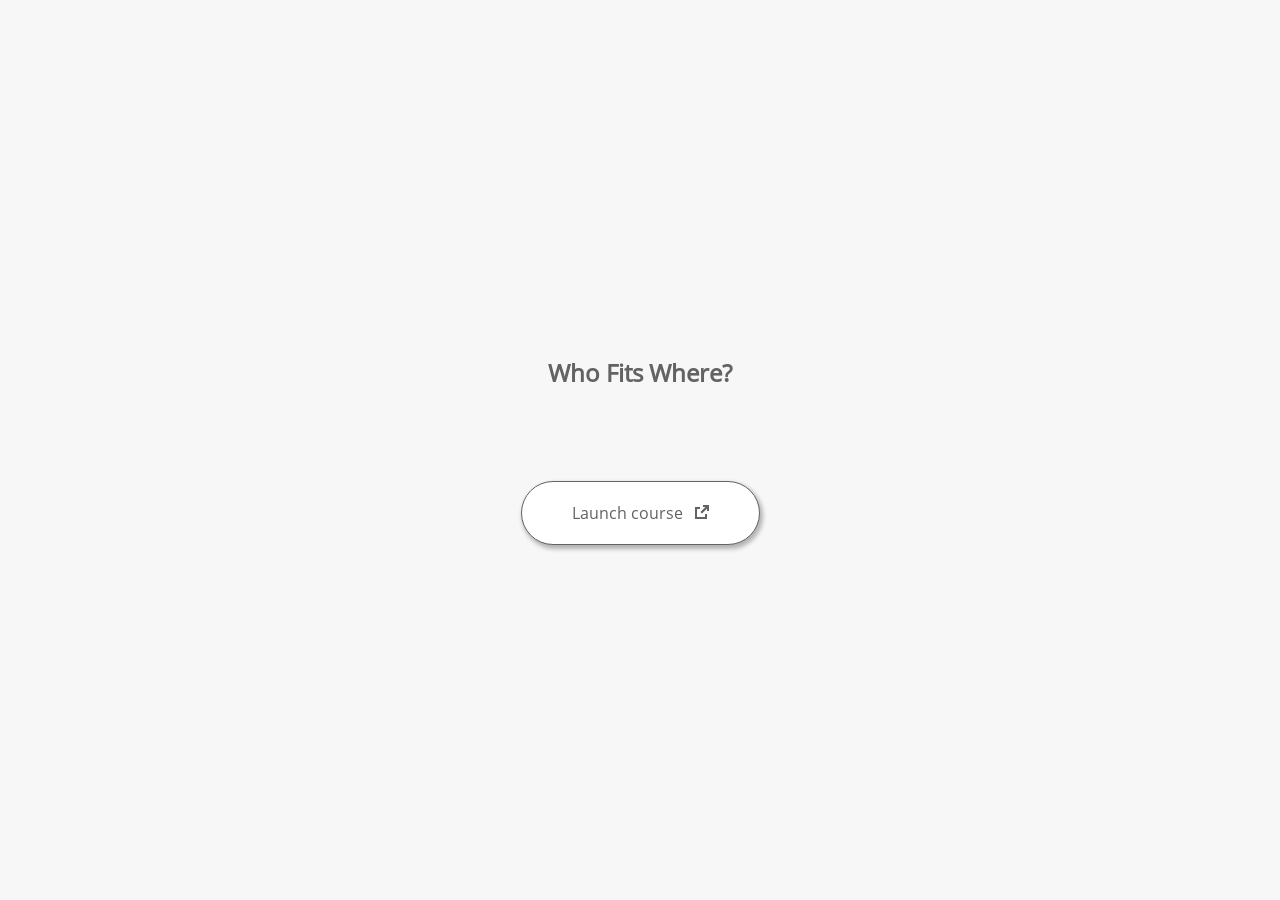
<file: Who-Fits-Where/launcher.html>
﻿<html lang="en-US">
	<head>
		<!-- Created using Storyline 360 x64 - http://www.articulate.com  --> 
		<!-- version: 3.116.36838.0 --> 

		<title>Who Fits Where? </title>
    <style>
      @font-face {
        font-family: "Open Sans Full";
        font-style: normal;
        font-weight: 400;
        src: local("Open Sans"),
             local("OpenSans"),
             url(html5/lib/stylesheets/mobile-fonts/open-sans-regular.woff) format("woff")
      }
      body {
        background-color: #F7F7F7;
      }
      h1 {
        color: #636363;
        font-family: "Open Sans Full", Helvetica, sans-serif;
        font-size: 150%;
        margin-bottom: 92px;
        padding-bottom: 0;
      }

      button {
        background-color: #FFF;
        border: 1px solid #636363;
        border-radius: 80px;
        box-shadow: 2px 3px 4px 1px rgba(39, 39, 39, 0.33);
        color: #636363;
        font-family: "Open Sans Full", Helvetica, sans-serif;
        font-size: 100%;
        padding: 20px 50px;
      }
      img {
        height: 15px;
        width: 15px;
        margin-left: 8px;
      }
    </style>
		<script>
			
			/******************************************************************************/
			//
			// NOTE TO DEVELOPERS:
			// The following code should be integrated with your web page in order to open
			// the presentation in a new window.  To launch the presentation immediately, 
			// simply copy the code below into your web page.  To launch the presentation
			// when a button or link is clicked, call LaunchPresentation when the onClick
			// event is triggered.
			//
			/******************************************************************************/		
		
		
			var Safari =  (navigator.appVersion.indexOf("Safari") >= 0);
			
			var g_bChromeless = false;
			var g_bResizeable = true;
			var g_nContentWidth = 982;
			var g_nContentHeight = 636;
			var g_strStartPage = "story.html" + document.location.search;
			var g_strBrowserSize = "optimal";
		
			function LaunchContent()
			{
				var nWidth = screen.availWidth;
				var nHeight = screen.availHeight;

				if (nWidth > g_nContentWidth && nHeight > g_nContentHeight && g_strBrowserSize != "fullscreen")
				{
					nWidth = g_nContentWidth;
					nHeight = g_nContentHeight;
					
					if (!Safari && !g_bChromeless)
					{
						nWidth += 17;
					}
				}

				// Build the options string
				var strOptions = "width=" + nWidth +",height=" + nHeight;
				if (g_bResizeable)
				{
					strOptions += ",resizable=yes"
				}
				else
				{
					strOptions += ",resizable=no"
				}

				if (g_bChromeless)
				{
					strOptions += ", status=0, toolbar=0, location=0, menubar=0, scrollbars=0";
				}
				else
				{
					strOptions += ", status=1, toolbar=1, location=1, menubar=1, scrollbars=1";
				}

				// Launch the URL
				if (Safari)
				{
					var oWnd = window.open("", "_blank", strOptions);
					oWnd.location = g_strStartPage;
				}
				else
				{
					window.open(g_strStartPage , "_blank", strOptions);
				}
			}

			
			
		</script>
		
	</head>
	
	<body onload="setTimeout('LaunchContent()', 100);">
		<center>
			<table width="100%" height="100%" border="0" cellpadding="0" cellspacing="0">
				<tr>
					<td>
						<center>
              <h1 tabIndex="-1">Who Fits Where? </h1>
							<button onclick="LaunchContent()" aria-label="Launch course: opens in new window">Launch course <img src="story_content/external_window.png" style="border-style: none; height: 14px; width: 14px;" tabIndex="-1" aria-hidden="true"/></button>
						</center>
					</td>
				</tr>
			</table>
		</center>
	</body>
</html>
</file>
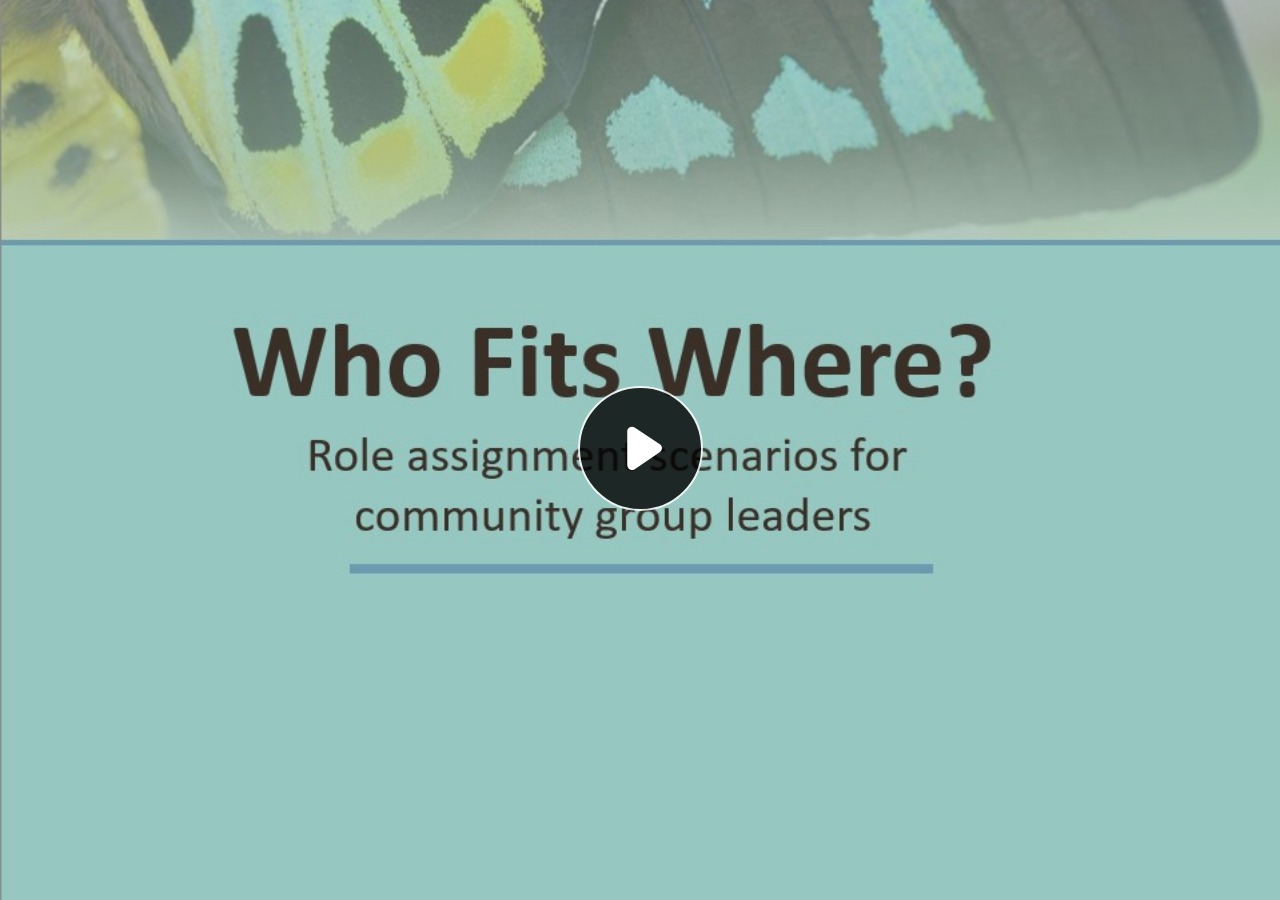
<file: Who-Fits-Where/story.html>
﻿<!doctype html>
<html lang="en-US">
<head>
  <meta charset="utf-8">
  <!-- Created using Storyline 360 x64 - http://www.articulate.com  -->
  <!-- version: 3.116.36838.0 -->
  <title>Who Fits Where? </title>
  <meta http-equiv="x-ua-compatible" content="IE=edge"/>
  <meta name="viewport" content="width=device-width,initial-scale=1,user-scalable=no,shrink-to-fit=no,minimal-ui"/>
  <meta name="apple-mobile-web-app-capable" content="yes"/>
  <style>
    html, body { height: 100%; padding: 0; margin: 0 }
    #app { height: 100%; width: 100%; }
  </style>

  <script>
    window.DS = {};
    window.globals = {
      DATA_PATH_BASE: '',
      HAS_FRAME: true,
      HAS_SLIDE: true,

      lmsPresent: false,
      tinCanPresent: false,
      cmi5Present: false,
      aoSupport: false,
      scale: 'Scaled',
      captureRc: false,
      browserSize: 'optimal',
      bgColor: '#282828',
      features: 'DropInBase,JsInteractions,PlayerMemoryEnhancements,PlayerSizeOption,SlideLevelScale',
      themeName: 'unified',
      preloaderColor: '#FFFFFF',
      suppressAnalytics: false,
      productChannel: 'stable',
      publishSource: 'storyline',
      aid: 'aid|c0f4d331-c813-5372-ab10-9ea744e8d708',
      cid: 'fda9ba66-0512-43c8-9641-dd459a74788a',
      playerVersion: '3.116.36838.0',
      publishTimestamp: '2026-05-12T17:28:36.6336397Z',
      maxIosVideoElements: 10,
      connectionSettings: { message: 'You%20are%20offline.%20Trying%20to%20reconnect...', useDarkTheme: false, mode: 'disabled' },
      hasFeature: function(feature) {
        return this.features.split(',').includes(feature);
      },
      
      parseParams: function(qs) {
        if (window.globals.parsedParams != null) {
          return window.globals.parsedParams;
        }
        qs = (qs || window.location.search.substr(1)).split('+').join(' ');
        var params = {},
            tokens,
            re = /[?&]?([^=]+)=([^&]*)/g;

        while (tokens = re.exec(qs)) {
          params[decodeURIComponent(tokens[1]).trim()] =
            decodeURIComponent(tokens[2]).trim();
        }
        window.globals.parsedParams = params;
        return params;
      }

    };

    if (window.flagsUnderTest != null) {
      window.globals.features = window.flagsUnderTest.reduce((accum, feature) => {
        if (!accum.includes(feature)) {
          accum.push(feature);
        }
        return accum;
      }, window.globals.features.split(',')).join();
    }
  </script>
  <script>
    var isIe11 = ('ActiveXObject' in window || window.MSBlobBuilder != null)
      && window.msCrypto != null && !window.ActiveXObject;
    if (isIe11) {
      window.globals.unsupportedBrowser = true;
      document.write(atob('[base64]'));
    }
  </script>

  <script>
    if (window.globals.hasFeature('Localization')) {
      
      
    }
  </script>

  
  
  <script>window.THREE = { };</script>
  
</head>
<body style="background: #282828" class="cs-HTML theme-unified">
  <!-- 360 -->
  <script>!function(){var e,i=/iPhone/i,o=/iPod/i,n=/iPad/i,t=/\biOS-universal(?:.+)Mac\b/i,r=/\bAndroid(?:.+)Mobile\b/i,a=/Android/i,d=/(?:SD4930UR|\bSilk(?:.+)Mobile\b)/i,p=/Silk/i,l=/Windows Phone/i,u=/\bWindows(?:.+)ARM\b/i,b=/BlackBerry/i,s=/BB10/i,c=/Opera Mini/i,f=/\b(CriOS|Chrome)(?:.+)Mobile/i,h=/Mobile(?:.+)Firefox\b/i,v=function(e){return void 0!==e&&"MacIntel"===e.platform&&"number"==typeof e.maxTouchPoints&&e.maxTouchPoints>1&&"undefined"==typeof MSStream};e=function(e){var m={userAgent:"",platform:"",maxTouchPoints:0};e||"undefined"==typeof navigator?"string"==typeof e?m.userAgent=e:e&&e.userAgent&&(m={userAgent:e.userAgent,platform:e.platform,maxTouchPoints:e.maxTouchPoints||0}):m={userAgent:navigator.userAgent,platform:navigator.platform,maxTouchPoints:navigator.maxTouchPoints||0};var g=m.userAgent,y=g.split("[FBAN");void 0!==y[1]&&(g=y[0]),void 0!==(y=g.split("Twitter"))[1]&&(g=y[0]);var A=function(e){return function(i){return i.test(e)}}(g),w={apple:{phone:A(i)&&!A(l),ipod:A(o),tablet:!A(i)&&(A(n)||v(m))&&!A(l),universal:A(t),device:(A(i)||A(o)||A(n)||A(t)||v(m))&&!A(l)},amazon:{phone:A(d),tablet:!A(d)&&A(p),device:A(d)||A(p)},android:{phone:!A(l)&&A(d)||!A(l)&&A(r),tablet:!A(l)&&!A(d)&&!A(r)&&(A(p)||A(a)),device:!A(l)&&(A(d)||A(p)||A(r)||A(a))||A(/\bokhttp\b/i)},windows:{phone:A(l),tablet:A(u),device:A(l)||A(u)},other:{blackberry:A(b),blackberry10:A(s),opera:A(c),firefox:A(h),chrome:A(f),device:A(b)||A(s)||A(c)||A(h)||A(f)},any:!1,phone:!1,tablet:!1};return w.any=w.apple.device||w.android.device||w.windows.device||w.other.device,w.phone=w.apple.phone||w.android.phone||w.windows.phone,w.tablet=w.apple.tablet||w.android.tablet||w.windows.tablet,w}(),"object"==typeof exports&&"undefined"!=typeof module?module.exports=e:"function"==typeof define&&define.amd?define((function(){return e})):this.isMobile=e}();
    window.isMobile.apple.tablet = window.isMobile.apple.tablet ||
      (navigator.platform === 'MacIntel' && navigator.maxTouchPoints > 1);
    window.isMobile.apple.device = window.isMobile.apple.device || window.isMobile.apple.tablet;
    window.isMobile.tablet = window.isMobile.tablet || window.isMobile.apple.tablet;
    window.isMobile.any = window.isMobile.any || window.isMobile.apple.tablet;
  </script>

  <div id="focus-sink" tabindex="-1"></div>

  <div id="preso"></div>
  <script>
    (function() {

      var classTypes = [ 'desktop', 'mobile', 'phone', 'tablet' ];

      var addDeviceClasses = function(prefix, testObj) {
        var curr, i;
        for (i = 0; i < classTypes.length; i++) {
          curr = classTypes[i];
          if (testObj[curr]) {
            document.body.classList.add(prefix + curr);
          }
        }
      };

      var params = window.globals.parseParams(),
          isDevicePreview = params.devicepreview === '1',
          isPhoneOverride = params.deviceType === 'phone' || (isDevicePreview && params.phone == '1'),
          isTabletOverride = (params.deviceType === 'tablet' || isDevicePreview) && !isPhoneOverride,
          isMobileOverride = isPhoneOverride || isTabletOverride;

      var deviceView = {
        desktop: !window.isMobile.any && !isMobileOverride,
        mobile: window.isMobile.any || isMobileOverride,
        phone: isPhoneOverride || (window.isMobile.phone && !isTabletOverride),
        tablet: isTabletOverride || window.isMobile.tablet
      };

      window.globals.deviceView = deviceView;
      window.isMobile.desktop = !window.isMobile.any;
      window.isMobile.mobile = window.isMobile.any;

      addDeviceClasses('view-', deviceView);

    })();
  </script>
  
  <script src='story_content/triggers.js' type=text/javascript></script>
<script src='story_content/user.js' type=text/javascript></script>
  <div class="slide-loader"></div>

  <script>
    var doc = document, loader = doc.body.querySelector('.slide-loader'); [ 1, 2, 3 ].forEach(function(n) { var d = doc.createElement('div'); d.style.backgroundColor = window.globals.preloaderColor; d.classList.add('mobile-loader-dot'); d.classList.add('dot' + n); loader.appendChild(d); });
  </script>

  <div class="mobile-load-title-overlay" style="display: none">
    <div class="mobile-load-title">Who Fits Where? </div>
  </div>

  <div class="mobile-chrome-warning"></div>

  
<style>
  .warn-connection-dialog {
    display: none;
    background: transparent;
    pointer-events: all;
    position: fixed;
    left: 0;
    top: 0;
    width: 100%;
    height: 100%;
    z-index: 999;
  }

  .warn-connection-content {
    pointer-events: all;
    border-radius: 4px;
    background: white;
    border: 1px solid #E7E7E7;
    color: #333333;
    box-shadow: 0 2px 4px rgba(0, 0, 0, 0.25);
    transition: all 150ms ease-out;
    position: absolute;
    white-space: nowrap;
  }

  .view-phone.is-landscape .warn-connection-content {
    left: 23px;
    bottom: 23px;
  }

  .view-tablet.is-landscape .warn-connection-content {
    left: 50%;
    top: 20px;
    transform: translateX(-50%);
  }

  .view-mobile.is-portrait .warn-connection-content {
    transform: translate(-50%, calc(-100% - 15px));
  }

  .warn-connection-content p {
    display: inline-block;
    margin: 0 8px 0 0;
    line-height: 33px;
    font-size: 11px;
  }

  .warn-connection-content svg {
    position: relative;
    vertical-align: middle;
    margin: 0 2px 2px 8px;
  }

  .view-desktop .warn-connection-content {
    left: 1.5em;
    bottom: 1.5em;
  }

  .view-desktop .warn-connection-content p {
    font-size: 1.1em;
  }

  .is-offline .warn-connection-dialog {
    display: block;
  }

  .is-offline .cs-panel * {
    pointer-events: none !important;
  }

  .is-offline .cs-panel {
    pointer-events: all !important;
  }

  .is-offline #nav-controls * {
    pointer-events: none !important;
  }

  .is-offline #nav-controls {
    pointer-events: all !important;
  }
</style>

<div class="warn-connection-dialog" role="alertdialog" aria-modal="true" tabindex="0" aria-labelledby="warn-connection-message">
  <div class="warn-connection-content">
    <svg width="17" height="15" viewBox="0 0 17 15" xmlns="http://www.w3.org/2000/svg">
      <path fill="#8F0000" stroke="white" d="M16.07,12.98 L15.88,12.23 L9.51,1.21 C8.97,0.26,7.6,0.26,7.06,1.21 L0.69,12.23 C0.15,13.16,0.81,14.36,1.91,14.36 H14.65 C15.47,14.36,16.05,13.7,16.07,12.98 Z"/>
      <path fill="white" stroke="white" d="M8.58,5.5 C8.35,5.28,8.5,5.35,8.21,5.32 C8.09,5.35,7.97,5.49,7.96,5.67 C7.97,5.79,7.98,5.92,7.98,6.04 L7.98,6.04 C7.99,6.17,8,6.31,8.01,6.43 L8.01,6.44 C8.03,6.92,8.06,7.41,8.09,7.9 L8.09,7.9 C8.12,8.39,8.14,8.88,8.17,9.37 C8.17,9.39,8.18,9.42,8.2,9.44 C8.23,9.46,8.25,9.47,8.28,9.47 C8.31,9.47,8.34,9.46,8.35,9.44 C8.37,9.43,8.38,9.4,8.39,9.35 L8.39,9.34 C8.39,9.24,8.4,9.15,8.4,9.05 L8.4,9.05 C8.41,8.96,8.41,8.86,8.42,8.75 C8.43,8.44,8.45,8.12,8.47,7.81 L8.47,7.81 C8.49,7.49,8.51,7.18,8.53,6.87 C8.55,6.46,8.56,6.05,8.59,5.64 L8.6,5.62 C8.6,5.57,8.59,5.53,8.58,5.5 L8.21,5.32 Z"/>
      <circle fill="white" stroke="white" cx="8.3" cy="11.35" r="0.3"/>
    </svg>
    <p id="warn-connection-message">You are offline. Trying to reconnect...</p>
  </div>
</div>

<script>
  (function() {
    window.DS.connection = {
      warningShown: false,
      assets: {},
      loadingAssetGroup: false,
      retryDelay: 500
    };

    var connectionSettings = window.globals.connectionSettings || {};

    var useConnectionMessages = window.AbortController != null &&
      window.location.protocol != 'file:' &&
      connectionSettings.mode === 'normal';

    window.DS.connection.useConnectionMessages = useConnectionMessages;

    var assetCount = 0;
    var checkLoadedId;


    if (useConnectionMessages && connectionSettings != null) {
      var contentEl = document.querySelector('.warn-connection-content');
      var messageEl = contentEl.querySelector('p');

      if (connectionSettings.useDarkTheme) {
        contentEl.style.borderColor = '#BABBBA';
        contentEl.style.backgroundColor = '#282828';
        contentEl.style.color = '#FFFFFF';
      }

      if (connectionSettings.message != null) {
        messageEl.textContent = window.decodeURIComponent(connectionSettings.message);
      }
    }

    function checkAssetsReady() {
      for (var i in DS.connection.assets) {
        if (!DS.connection.assets[i].success) {
          return false;
        }
      }
      return true;
    }

    function stopAssetGroup() {
      if (!useConnectionMessages) { return; }

      assetCount = 0;

      DS.connection.oldAssetGroup = DS.connection.assets;
      DS.connection.assets = {};
      DS.connection.loadingAssetGroup = false;
      clearInterval(checkLoadedId);
    }

    function startAssetGroup() {
      if (!useConnectionMessages) { return; }
      var ticks = 0;
      clearInterval(checkLoadedId);
      checkLoadedId = setInterval(function() {
        var loaded = 0;
        if (assetCount === 0 && loaded === 0) {
          clearInterval(checkLoadedId);
          return;
        }

        for (var i in DS.connection.assets) {
          if (DS.connection.assets[i].success) {
            loaded++;
          }
        }

        if (assetCount === loaded && checkAssetsReady()) {
          for (var i in DS.connection.assets) {
            if (DS.connection.assets[i].action) {
              DS.connection.assets[i].action();
            }
          }
          hideWarning();
          stopAssetGroup();
        }
      }, 100)
    }

    function requiredAsset(url, action, retry, type) {
      if (!useConnectionMessages) { return; }
      if (DS.connection.assets[url]) { return; }

      DS.connection.assets[url] = {
        success: false, action: action, retry: retry, type: type
      };
      assetCount = Object.keys(DS.connection.assets).length;
      if (!DS.connection.loadingAssetGroup) {
        startAssetGroup();
      }
      DS.connection.loadingAssetGroup = true;
    }

    function assetLoaded(url) {
      if (!useConnectionMessages) { return; }
      if (DS.connection.assets[url]) {
        DS.connection.assets[url].success = true;
      }
    }

    function assetFailed(url) {
      if (!useConnectionMessages) { return; }
      if (!DS.connection.assets[url]) {
        if (/\.js$/.test(url) && url.indexOf('transcripts') === -1) {
          setTimeout(function() {
            if (DS.connection.lastSlideLoaded != null) {
              DS.connection.lastSlideLoaded();
            }
          }, DS.connection.retryDelay);
        }
        return;
      }
      if (!DS.connection.warningShown) { showWarning(); }
      if (DS.connection.assets[url].retry) {
        setTimeout(function() {
          if (!DS.connection.assets[url].success) {
            DS.connection.assets[url].retry()
          }
        }, DS.connection.retryDelay);
      }
    }

    function hideWarning() {
      document.body.classList.remove('is-offline');
      DS.connection.warningShown = false;
      enableKeys();
    }
    DS.connection.hideWarning = hideWarning

    function showWarning(btn) {
      document.body.classList.add('is-offline')
      DS.connection.warningShown = true;
      updateWarningPosition();
      disableKeys();
    }

    function updateWarningPosition() {
      if (!DS.connection.warningShown) {
        return;
      }

      var isPortrait = document.body.classList.contains('is-portrait');
      var isMobile = document.body.classList.contains('view-mobile');
      var warningEl = document.querySelector('.warn-connection-content');

      if (isPortrait && isMobile) {
        var slide = document.querySelector('.primary-slide');
        var slideRect = slide != null
          ? slide.getBoundingClientRect()
          : { top: window.innerHeight, left: 0, width: window.innerWidth };

        warningEl.style.top = `${slideRect.top}px`
        warningEl.style.left = `${slideRect.left + slideRect.width / 2}px`
      } else {
        warningEl.style.top = null;
        warningEl.style.left = null;
      }

      window.requestAnimationFrame(updateWarningPosition);
    }

    function onDisableKeyDown(e) {
      e.preventDefault();
      e.stopImmediatePropagation();
    }

    function onDisableKeyUp(e) {
      e.preventDefault();
      e.stopImmediatePropagation();
    }

    var accStyle = document.createElement('style');
    var warnDialogEl = document.querySelector('.warn-connection-dialog');

    function disableKeys() {
      if (DS.views && DS.views.nsStack && DS.views.nsStack.length === 1) {
        DS.views.nsStack[0].tabReachable = false
        DS.views.nsStack[0].updateTabIndex(true);
      }

      accStyle.innerHTML = '.acc-shadow-dom { display: none; }';
      document.body.appendChild(accStyle);

      warnDialogEl.parentNode.append(warnDialogEl);
      warnDialogEl.focus();
    }

    function enableKeys() {
      accStyle.remove();
      if (DS.views && DS.views.nsStack && DS.views.nsStack.length === 1 && DS.views.nsStack[0].name === '_frame') {
        DS.views.nsStack[0].tabReachable = true;
        DS.views.nsStack[0].updateTabIndex();
      }
    }

    // these will all be noops if the feature flag isn't set in
    // the data and `window.globals.features`
    DS.connection.requiredAsset = requiredAsset;
    DS.connection.assetLoaded = assetLoaded;
    DS.connection.assetFailed = assetFailed;
    DS.connection.stopAssetGroup = stopAssetGroup;
    DS.connection.startAssetGroup = startAssetGroup;
  })();
</script>


  <script>
    
    if (window.autoSpider && window.vInterfaceObject) {
      document.querySelector('.mobile-load-title-overlay').style.display = 'none';
    }
  </script>

  

  <link rel="stylesheet" href="html5/data/css/output.min.css" data-noprefix/>
</body>
<script src="html5/lib/scripts/bootstrapper.min.js"></script>
</html>
</file>
<file: Who-Fits-Where/html5/data/css/output.min.css>
@font-face {
  font-family: 'LatoBold Charset1_ Bold17321935';
  src: url('[data-uri]');
  font-style: normal;
  font-weight: bold;
}
@font-face {
  font-family: 'Lato Charset1_ 6YLKXDciA7542641';
  src: url('[data-uri]');
  font-style: normal;
  font-weight: normal;
}
@font-face {
  font-family: 'CalibriBold CharsetBoldB68C6655';
  src: url('[data-uri]');
  font-style: normal;
  font-weight: bold;
}
@font-face {
  font-family: 'Calibri Light Charset1_40F7B569';
  src: url('[data-uri]');
  font-style: normal;
  font-weight: normal;
}
@font-face {
  font-family: 'Open SansBold CharsBold4A347C79';
  src: url('[data-uri]');
  font-style: normal;
  font-weight: bold;
}
@font-face {
  font-family: 'Open Sans Charset1_ 5zPEE2A6A6F';
  src: url('[data-uri]');
  font-style: normal;
  font-weight: normal;
}
@font-face {
  font-family: 'Calibri Charset0_v2mWipD31519F7';
  src: url('[data-uri]');
  font-style: normal;
  font-weight: normal;
}
@font-face {
  font-family: 'Calibri Light Charset0_87E9C737';
  src: url('[data-uri]');
  font-style: normal;
  font-weight: normal;
}
@font-face {
  font-family: 'CalibriBold CharsetBold507D4E76';
  src: url('[data-uri]');
  font-style: normal;
  font-weight: bold;
}
@font-face {
  font-family: 'Open SansBold CharsBoldE47A47C6';
  src: url('[data-uri]');
  font-style: normal;
  font-weight: bold;
}
@font-face {
  font-family: 'Open Sans Charset0_v9TY33EDE6F2';
  src: url('[data-uri]');
  font-style: normal;
  font-weight: normal;
}
.cs-HTML {
  background: rgba(40, 40, 40, 1);
}
.cs-npnxnanbnsnfns10111000101 .cs-infopanel  {
  box-shadow: 0 1px 0 rgba(0, 0, 0, 0);
  background: rgba(255, 255, 255, 1);
}
.cs-npnxnanbnsnfns10111000101 .cs-infopanel .cs-link {
  color: rgba(186, 187, 186, 1);
}
.cs-npnxnanbnsnfns10111000101 .cs-infopanel .cs-link:hover {
  color: rgba(255, 255, 255, 1);
}
.cs-npnxnanbnsnfns10111000101 .cs-infopanel .cs-name {
  color: rgba(68, 68, 68, 1);
}
.cs-npnxnanbnsnfns10111000101 .cs-infopanel .cs-title {
  color: rgba(153, 153, 153, 1);
}
.cs-npnxnanbnsnfns10111000101 .cs-infopanelpopup  {
  box-shadow: 0 1px 0 rgba(0, 0, 0, 0);
  background: rgba(0, 0, 0, 0);
}
.cs-npnxnanbnsnfns10111000101 .cs-infopanelpopup .cs-link {
  color: rgba(255, 0, 0, 1);
}
.cs-npnxnanbnsnfns10111000101 .cs-infopanelpopup .cs-link:hover {
  color: rgba(255, 255, 255, 1);
}
.cs-npnxnanbnsnfns10111000101 .cs-infopanelpopup .cs-name {
  color: rgba(255, 255, 255, 1);
}
.cs-npnxnanbnsnfns10111000101 .cs-infopanelpopup .cs-bio {
  color: rgba(186, 187, 186, 1);
}
.cs-npnxnanbnsnfns10111000101 .cs-timer  {
  color: rgba(186, 187, 186, 1);
}
.cs-npnxnanbnsnfns10111000101 .cs-duration stop:first-child {
  stop-color: rgba(60, 60, 60, 1);
}
.cs-npnxnanbnsnfns10111000101 .cs-duration stop:last-child {
  stop-color: rgba(60, 60, 60, 1);
}
.cs-npnxnanbnsnfns10111000101 .cs-elapsed stop:first-child {
  stop-color: rgba(254, 227, 71, 1);
}
.cs-npnxnanbnsnfns10111000101 .cs-elapsed stop:last-child {
  stop-color: rgba(254, 227, 71, 1);
}
.cs-npnxnanbnsnfns10111000101 .cs-timer .cs-pie .cs-innerstroke {
  stroke: rgba(199, 199, 199, 1);
}
.cs-npnxnanbnsnfns10111000101 .cs-timer .cs-pie .cs-innerborder {
  stroke: rgba(255, 255, 255, 1);
}
.cs-npnxnanbnsnfns10111000101 .cs-window  {
  box-shadow: 0 8px 5px rgba(0, 0, 0, 0.2);
  border-color: rgba(49, 99, 0, 0);
  background: rgba(33, 33, 33, 1);
  color: rgba(248, 248, 248, 1);
}
.cs-npnxnanbnsnfns10111000101 .cs-window .cs-diva {
  border-color: rgba(78, 78, 78, 1);
}
.cs-npnxnanbnsnfns10111000101 .cs-window .cs-divb {
  border-color: rgba(78, 78, 78, 0);
}
.cs-npnxnanbnsnfns10111000101 .cs-editor .cs-editor-slide {
  color: rgba(226, 226, 226, 1);
}
.cs-npnxnanbnsnfns10111000101 .cs-editor .cs-editor-html {
  color: rgba(186, 187, 186, 1);
}
.cs-npnxnanbnsnfns10111000101 .cs-editor .cs-editor-button {
  text-shadow: 0 1px 0 rgba(0, 0, 0, 0);
  color: rgba(255, 255, 255, 1);
  border-color: rgba(211, 211, 211, 1);
  background: rgba(34, 34, 34, 1);
}
.cs-npnxnanbnsnfns10111000101 .cs-editor .cs-editor-button:hover {
  background: rgba(68, 68, 68, 1);
}
.cs-npnxnanbnsnfns10111000101 .cs-editor .cs-editor-button:active {
  background: rgba(68, 68, 68, 1);
}
.cs-npnxnanbnsnfns10111000101 .cs-listitem  {
  color: rgba(186, 187, 186, 1);
  border-color: none;
  border: 1px solid transparent;
}
.cs-npnxnanbnsnfns10111000101 .cs-listitem:hover {
  background: rgba(255, 255, 255, 0.06);
  border-color: rgba(108, 108, 108, 1) !important;
  border-width: 1px;
  border-radius: 2px;
  border-style: solid;
  box-sizing: border-box;
}
.cs-npnxnanbnsnfns10111000101 .cs-listitem.hover {
  background: rgba(255, 255, 255, 0.06);
  border-color: rgba(108, 108, 108, 1) !important;
  border-width: 1px;
  border-radius: 2px;
  border-style: solid;
  box-sizing: border-box;
}
.cs-npnxnanbnsnfns10111000101 .cs-glossary  {
  color: rgba(186, 187, 186, 1);
}
.cs-npnxnanbnsnfns10111000101 .cs-glossary .cs-scrolling-panel {
  background: rgba(0, 0, 0, 0);
}
.cs-npnxnanbnsnfns10111000101 .cs-glossary .cs-term.cs-selected .cs-choice-list-trigger {
  color: rgba(255, 255, 255, 1);
  background: rgba(255, 255, 255, 1);
}
.cs-npnxnanbnsnfns10111000101 .cs-glossary .cs-term.cs-selected .cs-choice-list-trigger:focus {
  color: rgba(255, 255, 255, 1);
  background: rgba(255, 255, 255, 1);
}
.cs-npnxnanbnsnfns10111000101 .cs-glossary .cs-term:hover .cs-choice-list-trigger {
  background: rgba(186, 187, 186, 1);
}
.cs-npnxnanbnsnfns10111000101 .cs-glossary .cs-term.hover .cs-choice-list-trigger {
  background: rgba(186, 187, 186, 1);
}
.cs-npnxnanbnsnfns10111000101 .cs-glossary .cs-term .cs-choice-list-trigger:focus {
  background: rgba(186, 187, 186, 1);
}
.cs-npnxnanbnsnfns10111000101 .cs-glossary .cs-diva {
  border-color: rgba(0, 0, 0, 0);
}
.cs-npnxnanbnsnfns10111000101 .cs-glossary .cs-divb {
  border-color: rgba(0, 0, 0, 0);
}
.cs-npnxnanbnsnfns10111000101 .cs-glossary .cs-divc {
  border-color: rgba(0, 0, 0, 0);
}
.cs-npnxnanbnsnfns10111000101 .cs-glossary .cs-heading {
  color: rgba(248, 248, 248, 1);
  font-weight: 700;
}
.note-content p span {
  color: rgba(186, 187, 186, 1);
  line-height: 1.4em;
  font-size: 103.769%;
}
.cs-npnxnanbnsnfns10111000101 .cs-resource .cs-separator {
  border-color: rgba(0, 0, 0, 0);
}
.cs-npnxnanbnsnfns10111000101 .cs-outline  {
  color: rgba(45, 45, 45, 1);
}
.cs-npnxnanbnsnfns10111000101 .cs-outline .cs-diva {
  border-color: rgba(0, 0, 0, 0);
}
.cs-npnxnanbnsnfns10111000101 .cs-outline .cs-divb {
  border-color: rgba(0, 0, 0, 0);
}
.cs-npnxnanbnsnfns10111000101 .cs-outline .cs-divc {
  border-color: rgba(0, 0, 0, 0);
}
.cs-npnxnanbnsnfns10111000101 .cs-outline .cs-search-filter:hover {
  color: rgba(0, 0, 0, 0);
}
.cs-npnxnanbnsnfns10111000101 .cs-outline .cs-search-filter.hover {
  color: rgba(0, 0, 0, 0);
}
.cs-npnxnanbnsnfns10111000101 .cs-transcript  {
  color: rgba(255, 255, 255, 1);
}
.cs-npnxnanbnsnfns10111000101 .cs-transcript .cs-div {
  border-color: rgba(0, 0, 0, 0);
}
.cs-npnxnanbnsnfns10111000101 .cs-tabs:not(.topmenu-item) {
  color: rgba(248, 248, 248, 1);
}
.cs-npnxnanbnsnfns10111000101 .cs-tabs .cs-inner-button:not(.topmenu-item) {
  text-shadow: 0 1px 0 rgba(0, 0, 0, 0);
}
.cs-npnxnanbnsnfns10111000101 .cs-tabs:hover:not(.topmenu-item) {
  color: rgba(248, 248, 248, 1);
}
.cs-npnxnanbnsnfns10111000101 .cs-tabs.cs-selected {
  background: rgba(0, 0, 0, 0);
  color: rgba(248, 248, 248, 1);
}
.cs-npnxnanbnsnfns10111000101 .cs-seekcontrol  {
  background: rgba(0, 0, 0, 0);
  border-color: rgba(0, 0, 0, 0);
}
.cs-npnxnanbnsnfns10111000101 .cs-seekcontrol .cs-button:hover .cs-icon {
  fill: rgba(255, 255, 255, 1);
}
.cs-npnxnanbnsnfns10111000101 .cs-seekcontrol .cs-button.hover .cs-icon {
  fill: rgba(255, 255, 255, 1);
}
.cs-npnxnanbnsnfns10111000101 .cs-seekcontrol .cs-button .cs-icon-shadow {
  fill: rgba(0, 0, 0, 0);
}
.cs-npnxnanbnsnfns10111000101 .cs-seekcontrol .cs-button .cs-icon {
  fill: rgba(180, 180, 180, 1);
}
.cs-npnxnanbnsnfns10111000101 .cs-seekcontrol .cs-seek .cs-fill {
  background: rgba(255, 255, 255, 0.6);
}
.cs-npnxnanbnsnfns10111000101 .cs-seekcontrol .cs-seek {
  background: rgba(108, 108, 108, 1);
  border-color: rgba(0, 0, 0, 0);
}
.cs-npnxnanbnsnfns10111000101 .cs-searchinput .cs-input {
  color: rgba(186, 187, 186, 1);
  border-color: rgba(0, 0, 0, 0);
  background: rgba(255, 255, 255, 0.06);
}
.cs-npnxnanbnsnfns10111000101 .cs-searchinput .cs-input:focus {
  color: rgba(248, 248, 248, 1);
  background: rgba(41, 41, 41, 1);
}
.cs-npnxnanbnsnfns10111000101 .cs-searchinput .cs-input:hover {
  box-shadow: inset 0 0 1px 0 rgba(69, 126, 19, 0);
}
.cs-npnxnanbnsnfns10111000101 .cs-searchinput .cs-input.hover {
  box-shadow: inset 0 0 1px 0 rgba(69, 126, 19, 0);
}
.cs-npnxnanbnsnfns10111000101 .cs-searchinput .cs-button .cs-icon {
  fill: rgba(186, 187, 186, 1);
}
.cs-npnxnanbnsnfns10111000101 .cs-searchinput .cs-button:hover {
  fill: rgba(63, 133, 0, 1);
}
.cs-npnxnanbnsnfns10111000101 .cs-searchinput .cs-button.hover {
  fill: rgba(63, 133, 0, 1);
}
.cs-npnxnanbnsnfns10111000101 .cs-menu  {
  box-shadow: 0 1px 0 rgba(0, 0, 0, 0);
  background: rgba(33, 33, 33, 1);
}
.cs-npnxnanbnsnfns10111000101 .cs-topmenu-item.active .cs-tab {
  background: rgba(33, 33, 33, 1);
}
.cs-npnxnanbnsnfns10111000101 .cs-logo  {
  box-shadow: 0 1px 0 rgba(37, 75, 0, 1);
  background: rgba(255, 255, 255, 0);
}
.cs-npnxnanbnsnfns10111000101 .cs-checkbox  {
  color: rgba(255, 255, 255, 1);
}
.cs-npnxnanbnsnfns10111000101 .cs-checkbox:hover {
  border-color: rgba(175, 221, 130, 1);
}
.cs-npnxnanbnsnfns10111000101 .cs-checkbox.hover {
  border-color: rgba(175, 221, 130, 1);
}
.cs-npnxnanbnsnfns10111000101 .cs-checkbox .cs-box {
  color: rgba(255, 255, 255, 1);
  border-color: rgba(42, 83, 0, 1);
}
.cs-npnxnanbnsnfns10111000101 .cs-checkbox .cs-box:checked::after {
  color: rgba(43, 196, 0, 1);
}
.cs-npnxnanbnsnfns10111000101 .cs-button  {
  text-shadow: 0 1px 0 rgba(0, 0, 0, 0);
  color: rgba(186, 187, 186, 1);
  border-color: rgba(0, 0, 0, 0);
  background: rgba(0, 0, 0, 0);
  box-shadow: 0 1px 0 rgba(0, 0, 0, 0);
}
.cs-npnxnanbnsnfns10111000101 .cs-button .cs-icon {
  fill: rgba(186, 187, 186, 1);
}
.cs-npnxnanbnsnfns10111000101 .cs-button .cs-icon-shadow {
  fill: rgba(0, 0, 0, 0);
}
.cs-npnxnanbnsnfns10111000101 .cs-button:hover {
  background: rgba(248, 248, 248, 1);
}
.cs-npnxnanbnsnfns10111000101 .cs-button.hover {
  background: rgba(248, 248, 248, 1);
}
.cs-npnxnanbnsnfns10111000101 .cs-button:active {
  background: rgba(0, 0, 0, 0);
}
.cs-npnxnanbnsnfns10111000101 .cs-button.cs-disabled:hover {
  background: rgba(0, 0, 0, 0);
}
.cs-npnxnanbnsnfns10111000101 .cs-button.cs-disabled.hover {
  background: rgba(0, 0, 0, 0);
}
.cs-npnxnanbnsnfns10111000101 .cs-button.cs-disabled:active {
  background: rgba(0, 0, 0, 0);
}
.cs-npnxnanbnsnfns10111000101 .cs-button.cs-volume:hover {
  background: rgba(0, 0, 0, 0);
}
.cs-npnxnanbnsnfns10111000101 .cs-button.cs-volume.hover {
  background: rgba(0, 0, 0, 0);
}
.cs-npnxnanbnsnfns10111000101 .cs-button.cs-volume:active {
  background: rgba(0, 0, 0, 0);
}
.cs-npnxnanbnsnfns10111000101.cs-base  {
  color: rgba(186, 187, 186, 1);
  border-color: rgba(40, 40, 40, 1);
  background: rgba(40, 40, 40, 1);
}
.cs-npnxnanbnsnfns10111000101.cs-base .cs-separator .cs-diva {
  background: rgba(69, 69, 69, 1);
}
.cs-npnxnanbnsnfns10111000101.cs-base .cs-separator .cs-divb {
  background: rgba(0, 0, 0, 0);
}
.cs-npnxnanbnsnfns10111000101.cs-base .cs-topmenu-item.active .cs-tab {
  border-color: rgba(69, 69, 69, 1);
}
.cs-npnxnanbnsnfns10111000101.cs-base .cs-topmenu-item.active .cs-panel {
  border-color: rgba(69, 69, 69, 1);
}
.cs-npnxnanbnsnfns10111000101.cs-base .cs-left {
  background: rgba(33, 33, 33, 1);
}
.cs-npnxnanbnsnfns10111000101.cs-base .cs-area-primary .cs-slide-container {
  background: rgba(40, 40, 40, 1);
}
.cs-npnxnanbnsnfns10111000101.cs-base.cs-custom-theme .cs-brandhighlight-bg {
  background: rgba(79, 129, 189, 1) !important;
}
.cs-npnxnanbnsnfns10111000101.cs-base.cs-custom-theme .cs-brandhighlight-secondary-bg {
  background: rgba(255, 255, 255, 1) !important;
}
.cs-npnxnanbnsnfns10111000101.cs-base.cs-custom-theme .cs-brandhighlight-border {
  border-color: rgba(79, 129, 189, 1) !important;
}
.cs-npnxnanbnsnfns10111000101.cs-base.cs-custom-theme .cs-brandhighlight-text {
  color: rgba(79, 129, 189, 1) !important;
}
.cs-npnxnanbnsnfns10111000101.cs-base.cs-custom-theme .cs-brandhighlight-fill {
  fill: rgba(79, 129, 189, 1) !important;
}
.cs-npnxnanbnsnfns10111000101.cs-base.cs-custom-theme .cs-listitem.cs-selected {
  background-color: rgba(255, 255, 255, 0.06) !important;
}
.cs-npnxnanbnsnfns10111000101 .cs-volume::-moz-range-thumb {
  border-color: rgba(43, 85, 0, 1);
  box-shadow: inset 0 0 1px 0 rgba(43, 85, 0, 1);
  background: rgba(255, 255, 255, 1);
}
.cs-npnxnanbnsnfns10111000101 .cs-volume::-ms-thumb {
  border-color: rgba(43, 85, 0, 1);
  box-shadow: inset 0 0 1px 0 rgba(43, 85, 0, 1);
  background: rgba(255, 255, 255, 1);
}
.cs-npnxnanbnsnfns10111000101 .cs-volume::-webkit-slider-thumb {
  border-color: rgba(43, 85, 0, 1);
  box-shadow: inset 0 0 1px 0 rgba(43, 85, 0, 1);
  background: rgba(255, 255, 255, 1);
}
.cs-npnxnanbnsnfns10111000101 .cs-volume::-moz-range-track {
  border-color: rgba(66, 140, 1, 1);
  background: rgba(108, 108, 108, 1);
}
.cs-npnxnanbnsnfns10111000101 .cs-volume::-ms-track {
  border-color: rgba(66, 140, 1, 1);
  background: rgba(108, 108, 108, 1);
}
.cs-npnxnanbnsnfns10111000101 .cs-volume::-webkit-slider-runnable-track {
  border-color: rgba(66, 140, 1, 1);
  background: rgba(108, 108, 108, 1);
}
body.show-focus .tab-focus-box {
  box-shadow: 0 0 0 1px rgba(255, 255, 0, 1), 0 0 0 3px rgba(0, 32, 96, 1), 0 0 5px 5px rgba(255, 255, 0, 1);
  border-color: transparent;
  outline: 2px transparent solid;
}
.skipnav {
  box-shadow: 0 0 0 1px rgba(255, 255, 0, 1), 0 0 0 3px rgba(0, 32, 96, 1), 0 0 5px 5px rgba(255, 255, 0, 1);
  border-color: transparent;
  outline: 2px transparent solid;
}
.cs-npnxnanbnsnfns10111000101 .cs-listitem:hover {
  color: none;
}
.cs-npnxnanbnsnfns10111000101 .cs-listitem.hover {
  color: none;
}
.cs-npnxnanbnsnfns10111000101 .cs-listitem.cs-viewed {
  color: #BABBBA;
}
.cs-npnxnanbnsnfns10111000101 .cs-listitem {
  color: #BABBBA;
}
.cs-npnxnanbnsnfns10111000101 .cs-listitem:hover .cs-icon-carrot * {
  fill: none;
}
.cs-npnxnanbnsnfns10111000101 .cs-listitem.hover .cs-icon-carrot * {
  fill: none;
}
.cs-npnxnanbnsnfns10111000101 .cs-listitem .cs-icon-carrot {
  color: none;
  top: calc(3px);
}
.cs-npnxnanbnsnfns10111000101 .cs-listitem .cs-icon-carrot .cs-shadow {
  color: #F8F8F8;
}
.cs-npnxnanbnsnfns10111000101 .item-collapsible .is-scene {
  color: #F8F8F8 !important;
  font-weight: 700;
}
.cs-npnxnanbnsnfns10111000101 .is-scene .cs-icon-carrot * {
  color: #F8F8F8 !important;
  font-weight: 700;
}
.cs-npnxnanbnsnfns10111000101 .is-scene:not(.outline-links-collapse) > a {
  color: #F8F8F8;
}
.cs-npnxnanbnsnfns10111000101 .is-scene:not(.outline-links-collapse) .cs-icon-carrot * {
  fill: none !important;
  color: #F8F8F8 !important;
}
.cs-npnxnanbnsnfns10111000101 .tabs, .cs-npnxnanbnsnfns10111000101 .cs-logo {
  border-bottom: 1px solid rgba(108, 108, 108, 1);
}
.cs-npnxnanbnsnfns10111000101 .area-secondary-wrapper:after {
  background-image: url('[data-uri]');
  background-size: 100%;
}
.cs-npnxnanbnsnfns10111000101 .panel-footer {
  background: #212121;
}
.cs-npnxnanbnsnfns10111000101 #outline-search {
  background: rgba(255, 255, 255, 0.06);
  border-color: rgba(108, 108, 108, 1);
  border-width: 1px;
  border-style: solid;
}
.cs-npnxnanbnsnfns10111000101 .topmenu-panel #outline-search {
  background: #545454;
}
.cs-npnxnanbnsnfns10111000101 .search-icon circle, .cs-npnxnanbnsnfns10111000101 .search-icon path {
  stroke: #BABBBA;
}
.cs-npnxnanbnsnfns10111000101 #outline-search input[type   =search] {
  color: #F8F8F8;
}
.cs-npnxnanbnsnfns10111000101 #outline-search ::-webkit-input-placeholder {
  color: #BABBBA !important;
}
.cs-npnxnanbnsnfns10111000101 #outline-search :-ms-input-placeholder {
  color: #BABBBA !important;
}
.cs-npnxnanbnsnfns10111000101 #outline-search ::-moz-placeholder {
  color: #BABBBA !important;
  opacity: 1;
}
.cs-npnxnanbnsnfns10111000101 .cs-topmenu-item.active, body:not(.is-touchable-tablet) .cs-npnxnanbnsnfns10111000101 .cs-topmenu-item:hover {
  color: #F8F8F8;
}
.cs-npnxnanbnsnfns10111000101 .cs-topmenu-item.button-tapped {
  color: #F8F8F8;
}
.cs-npnxnanbnsnfns10111000101 .cs-topmenu-item.active .cs-tab, .cs-npnxnanbnsnfns10111000101 .cs-topmenu-item .cs-tab {
  background: transparent !important;
  border: none !important;
}
.cs-npnxnanbnsnfns10111000101 .top-tabs-drop-icon div {
  background: #BABBBA;
}
.cs-npnxnanbnsnfns10111000101 .cs-panel.topmenu-panel .panel-content, .cs-npnxnanbnsnfns10111000101 .top-tabs-drop {
  background: #212121;
}
.cs-npnxnanbnsnfns10111000101 .cs-topmenu-item.active .cs-panel {
  background: #212121;
}
.cs-npnxnanbnsnfns10111000101 .cs-menu.topmenu-panel, .cs-npnxnanbnsnfns10111000101 .top-tabs-drop {
  border: 1px solid rgba(69, 69, 69, 1) !important;
  border-radius: 3px;
}
.cs-npnxnanbnsnfns10111000101 .resources .resources-list a:hover {
  background: rgba(255, 255, 255, 0.06);
}
body:not(.is-touchable-tablet) .cs-npnxnanbnsnfns10111000101 .resources .resources-list a:hover {
  background: rgba(255, 255, 255, 0.06);
}
.cs-npnxnanbnsnfns10111000101 .resources .resources-list a.hover {
  background: rgba(255, 255, 255, 0.06);
}
body:not(.is-touchable-tablet) .cs-npnxnanbnsnfns10111000101 .resources .resources-list a.hover {
  background: rgba(255, 255, 255, 0.06);
}
.cs-npnxnanbnsnfns10111000101 .resources .resources-list a.button-tapped {
  background: rgba(255, 255, 255, 0.06);
}
.cs-npnxnanbnsnfns10111000101 .cs-icon path, .cs-npnxnanbnsnfns10111000101 .cs-icon rect, .cs-npnxnanbnsnfns10111000101 .cs-icon polygon, .cs-npnxnanbnsnfns10111000101 .menu-icon-wrapper.menu-icon-wrapper-hover path {
  fill: #BABBBA;
}
.cs-npnxnanbnsnfns10111000101 .cs-icon .icon-stroke-only {
  fill: none !important;
  stroke: #BABBBA !important;
}
body:not(.is-touchable-tablet) .cs-npnxnanbnsnfns10111000101 .cs-button:hover .cs-icon path, body:not(.is-touchable-tablet) .cs-npnxnanbnsnfns10111000101 .cs-button:hover .cs-icon rect, body:not(.is-touchable-tablet) .cs-npnxnanbnsnfns10111000101 .cs-button:hover .cs-icon polygon {
  fill: #F8F8F8;
}
body:not(.is-touchable-tablet) .cs-npnxnanbnsnfns10111000101 .cs-tabs:hover .search-icon circle, body:not(.is-touchable-tablet) .cs-npnxnanbnsnfns10111000101 .cs-tabs:hover .search-icon path {
  stroke: #F8F8F8;
}
.cs-npnxnanbnsnfns10111000101 .cs-button.button-tapped .cs-icon path, .cs-npnxnanbnsnfns10111000101 .cs-button.button-tapped .cs-icon rect, .cs-npnxnanbnsnfns10111000101 .cs-button.button-tapped .cs-icon polygon {
  fill: #F8F8F8;
}
body:not(.is-touchable-tablet) .cs-npnxnanbnsnfns10111000101 .cs-button:hover .cs-icon .icon-stroke-only {
  fill: none !important;
  stroke: #F8F8F8 !important;
}
.cs-npnxnanbnsnfns10111000101 .cs-button:button-tapped .cs-icon .icon-stroke-only {
  fill: none !important;
  stroke: #F8F8F8 !important;
}
.cs-npnxnanbnsnfns10111000101 .menu-icon-wrapper.menu-icon-wrapper-hover svg path {
  fill: #F8F8F8;
}
.floating-sidebar:not(.sidebar-closed) .cs-npnxnanbnsnfns10111000101 #hamburger .menu-icon-wrapper svg path {
  fill: #BABBBA;
}
.floating-sidebar:not(.sidebar-closed) .cs-npnxnanbnsnfns10111000101 #hamburger .menu-icon-wrapper.menu-icon-wrapper-hover svg path {
  fill: #F8F8F8;
}
.cs-npnxnanbnsnfns10111000101 .volume .btn:before {
  background-image: url('[data-uri]');
}
.cs-npnxnanbnsnfns10111000101 .volume-track {
  background: #6C6C6C;
}
.cs-npnxnanbnsnfns10111000101 .volume-icon circle {
  stroke: #BABBBA;
}
.cs-npnxnanbnsnfns10111000101 .cs-settings > .settings-panel {
  background: #212121;
  border: 1px solid rgba(69, 69, 69, 1) !important;
  border-radius: 3px;
}
.cs-npnxnanbnsnfns10111000101 .cs-settings > .panel-down-arrow {
  fill: #212121;
}
.cs-npnxnanbnsnfns10111000101 .switch-toggle .border {
  stroke: #7C7C7C;
}
.cs-npnxnanbnsnfns10111000101 .switch-toggle .thumb-off .thumb {
  fill: #A2A2A2;
}
.cs-npnxnanbnsnfns10111000101 .switch-toggle .thumb-on .track {
  fill: rgba(79, 129, 189, 1);
}
.cs-npnxnanbnsnfns10111000101 .switch-toggle .thumb-off .track {
  fill: rgba(255, 255, 255, 0.1);
}
.cs-npnxnanbnsnfns10111000101 .switch-label {
  color: #BABBBA;
}
.cs-npnxnanbnsnfns10111000101 .cs-panel .scrollarea-btn:after {
  background: rgba(179, 180, 179, 0.75);
}
.scrollarea-scrollbar:hover .scrollarea-btn:after, .scrollarea-scrollbar.highlight-scrollbar .scrollarea-btn:after {
  background: rgba(179, 180, 179, 0.75);
}
.floating-sidebar .sidebar-overlay {
  background: rgba(0, 0, 0, 0.85);
}
.cs-npnxnanbnsnfns10111000101 .overlay-message {
  background: rgba(0, 0, 0, 0.85);
}
.cs-npnxnanbnsnfns10111000101 .top-ui-bg, .cs-npnxnanbnsnfns10111000101 .bottom-ui-bg, .cs-npnxnanbnsnfns10111000101 .right-ui-bg, .cs-npnxnanbnsnfns10111000101 .left-ui-bg {
  background: rgba(40, 40, 40, 0.8);
}
.cs-npnxnanbnsnfns10111000101 .circle-progress-bg {
  fill: #282828;
}
.cs-npnxnanbnsnfns10111000101 .circle-progress-well {
  fill: #6C6C6C;
}
.cs-npnxnanbnsnfns10111000101 .circle-progress-pie {
  stroke: #6C6C6C;
}
.cs-npnxnanbnsnfns10111000101 .lightbox .option-pane {
  background: rgba(40, 40, 40, 0.8);
}
.cs-npnxnanbnsnfns10111000101 .lightbox .option-pane:before {
  background: #282828;
}
.cs-npnxnanbnsnfns10111000101 .message-window {
  background: #212121;
  border: 1px solid rgba(255, 255, 255, 1) !important;
  border-radius: 3px;
}
.cs-npnxnanbnsnfns10111000101 .message-window-header p, .cs-npnxnanbnsnfns10111000101 .message-window-text {
  color: #F8F8F8;
}
.cs-npnxnanbnsnfns10111000101 .message-window-header p {
  border-bottom: 1px solid rgba(255, 255, 255, 1);
}
.cs-npnxnanbnsnfns10111000101 .message-window button.slide-object-button {
  border: 1px solid rgba(255, 255, 255, 1) !important;
}
.cs-npnxnanbnsnfns10111000101 .message-window button.slide-object-button:hover {
  background: rgba(255, 255, 255, 0.06) !important;
}
.message-window .slide-object-button tspan, .message-window .slide-object-button-text tspan {
  fill: #F8F8F8 !important;
}
body:not(.is-touchable-tablet) .cs-npnxnanbnsnfns10111000101 .cs-button:hover .text {
  color: #F8F8F8;
}
.cs-npnxnanbnsnfns10111000101 .cs-button.button-tapped .text {
  color: #F8F8F8;
}
.cs-npnxnanbnsnfns10111000101.cs-base {
  background: #282828;
}
.cs-npnxnanbnsnfns10111000101 .cs-menu {
  background: transparent;
}
.cs-npnxnanbnsnfns10111000101 .progress-bar .progress-bar-fill:after {
  background: #FFFFFF !important;
}
.cs-npnxnanbnsnfns10111000101 .volume-dot {
  background: #FFFFFF !important;
}
.fn-npnxnanbsnfns10111000101 {
  font-family: 'Lato22AB4CAF';
  -webkit-font-variant-ligatures: no-common-ligatures;
  font-variant-ligatures: no-common-ligatures;
}
.fn-pxabnsnfns10111000101 {
  font-family: 'Lato22AB4CAF';
  -webkit-font-variant-ligatures: no-common-ligatures;
  font-variant-ligatures: no-common-ligatures;
}
.fn-npxnabnsnfns10111000101 {
  font-family: 'Lato22AB4CAF';
  -webkit-font-variant-ligatures: no-common-ligatures;
  font-variant-ligatures: no-common-ligatures;
}
.fn-npnxnanbnsnfns10111000101 {
  font-family: 'Lato22AB4CAF';
  -webkit-font-variant-ligatures: no-common-ligatures;
  font-variant-ligatures: no-common-ligatures;
}
.fn-pxabnsnfns10111000100 {
  font-family: 'Lato22AB4CAF';
  -webkit-font-variant-ligatures: no-common-ligatures;
  font-variant-ligatures: no-common-ligatures;
}
@font-face {
  font-family: 'Lato22AB4CAF';
  src: url('[data-uri]');
  font-style: normal;
  font-weight: bold;
}
@font-face {
  font-family: 'Lato22AB4CAF';
  src: url('[data-uri]');
  font-style: normal;
  font-weight: normal;
}
.cs-ResumePromptSlide .cs-5onV6kCIdM6-ResumePromptSlide-btn0 {
  color: rgba(255, 255, 255, 1);
  border-color: rgba(211, 211, 211, 1);
  background: rgba(34, 34, 34, 1);
  text-shadow: 0 1px 0 rgba(0, 0, 0, 0);
}
.cs-ResumePromptSlide .cs-5onV6kCIdM6-ResumePromptSlide-btn0 .cs-html {
  color: rgba(186, 187, 186, 1);
}
.cs-ResumePromptSlide .cs-5onV6kCIdM6-ResumePromptSlide-btn0 .cs-slide {
  border-color: rgba(226, 226, 226, 1);
}
.cs-ResumePromptSlide .cs-5onV6kCIdM6-ResumePromptSlide-btn0:hover {
  background: rgba(68, 68, 68, 1);
}
.cs-ResumePromptSlide .cs-5onV6kCIdM6-ResumePromptSlide-btn0:active {
  background: rgba(68, 68, 68, 1);
}
.cs-ResumePromptSlide .cs-5onV6kCIdM6-ResumePromptSlide-btn1 {
  color: rgba(255, 255, 255, 1);
  border-color: rgba(211, 211, 211, 1);
  background: rgba(34, 34, 34, 1);
  text-shadow: 0 1px 0 rgba(0, 0, 0, 0);
}
.cs-ResumePromptSlide .cs-5onV6kCIdM6-ResumePromptSlide-btn1 .cs-html {
  color: rgba(186, 187, 186, 1);
}
.cs-ResumePromptSlide .cs-5onV6kCIdM6-ResumePromptSlide-btn1 .cs-slide {
  border-color: rgba(226, 226, 226, 1);
}
.cs-ResumePromptSlide .cs-5onV6kCIdM6-ResumePromptSlide-btn1:hover {
  background: rgba(68, 68, 68, 1);
}
.cs-ResumePromptSlide .cs-5onV6kCIdM6-ResumePromptSlide-btn1:active {
  background: rgba(68, 68, 68, 1);
}
.cs-ExternalInterfaceErrorSlide .cs-buttonOK {
  color: rgba(255, 255, 255, 1);
  border-color: rgba(211, 211, 211, 1);
  background: rgba(34, 34, 34, 1);
  text-shadow: 0 1px 0 rgba(0, 0, 0, 0);
}
.cs-ExternalInterfaceErrorSlide .cs-buttonOK .cs-html {
  color: rgba(186, 187, 186, 1);
}
.cs-ExternalInterfaceErrorSlide .cs-buttonOK .cs-slide {
  border-color: rgba(226, 226, 226, 1);
}
.cs-ExternalInterfaceErrorSlide .cs-buttonOK:hover {
  background: rgba(68, 68, 68, 1);
}
.cs-ExternalInterfaceErrorSlide .cs-buttonOK:active {
  background: rgba(68, 68, 68, 1);
}
</file>
